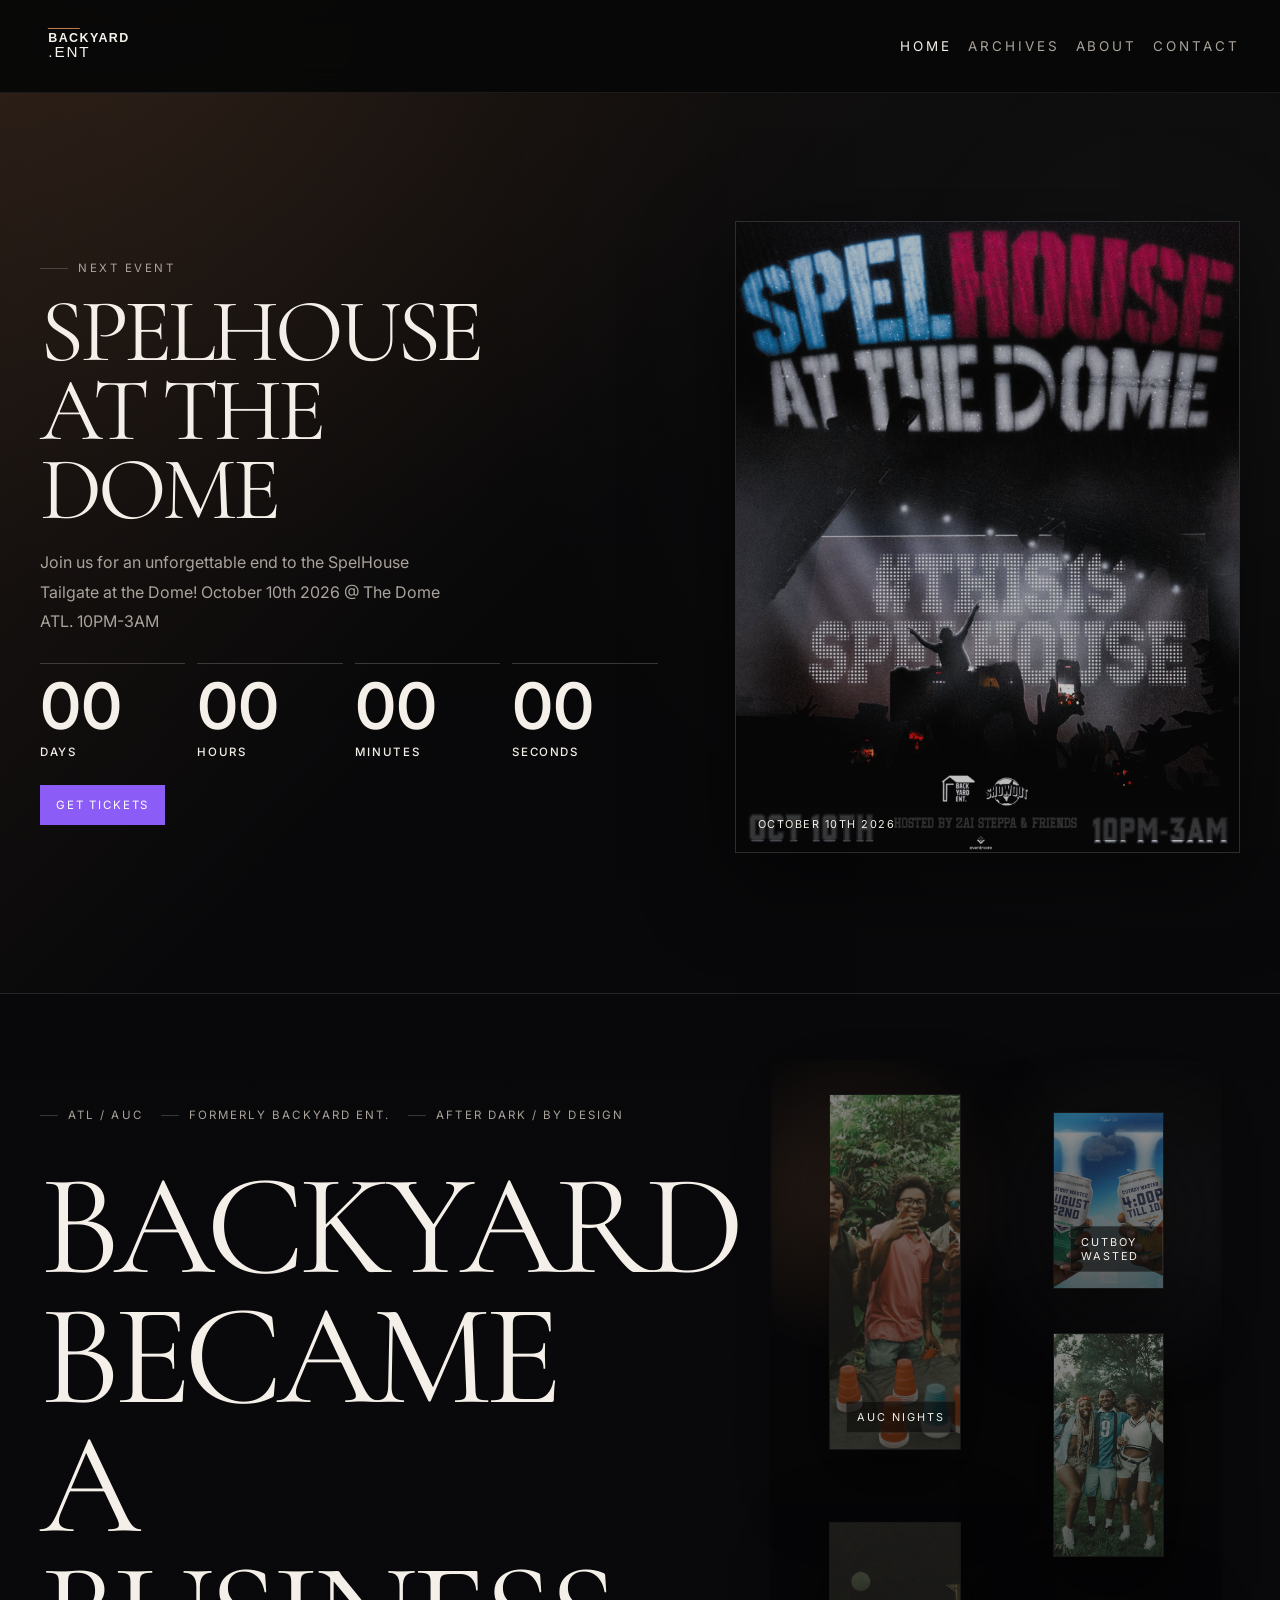
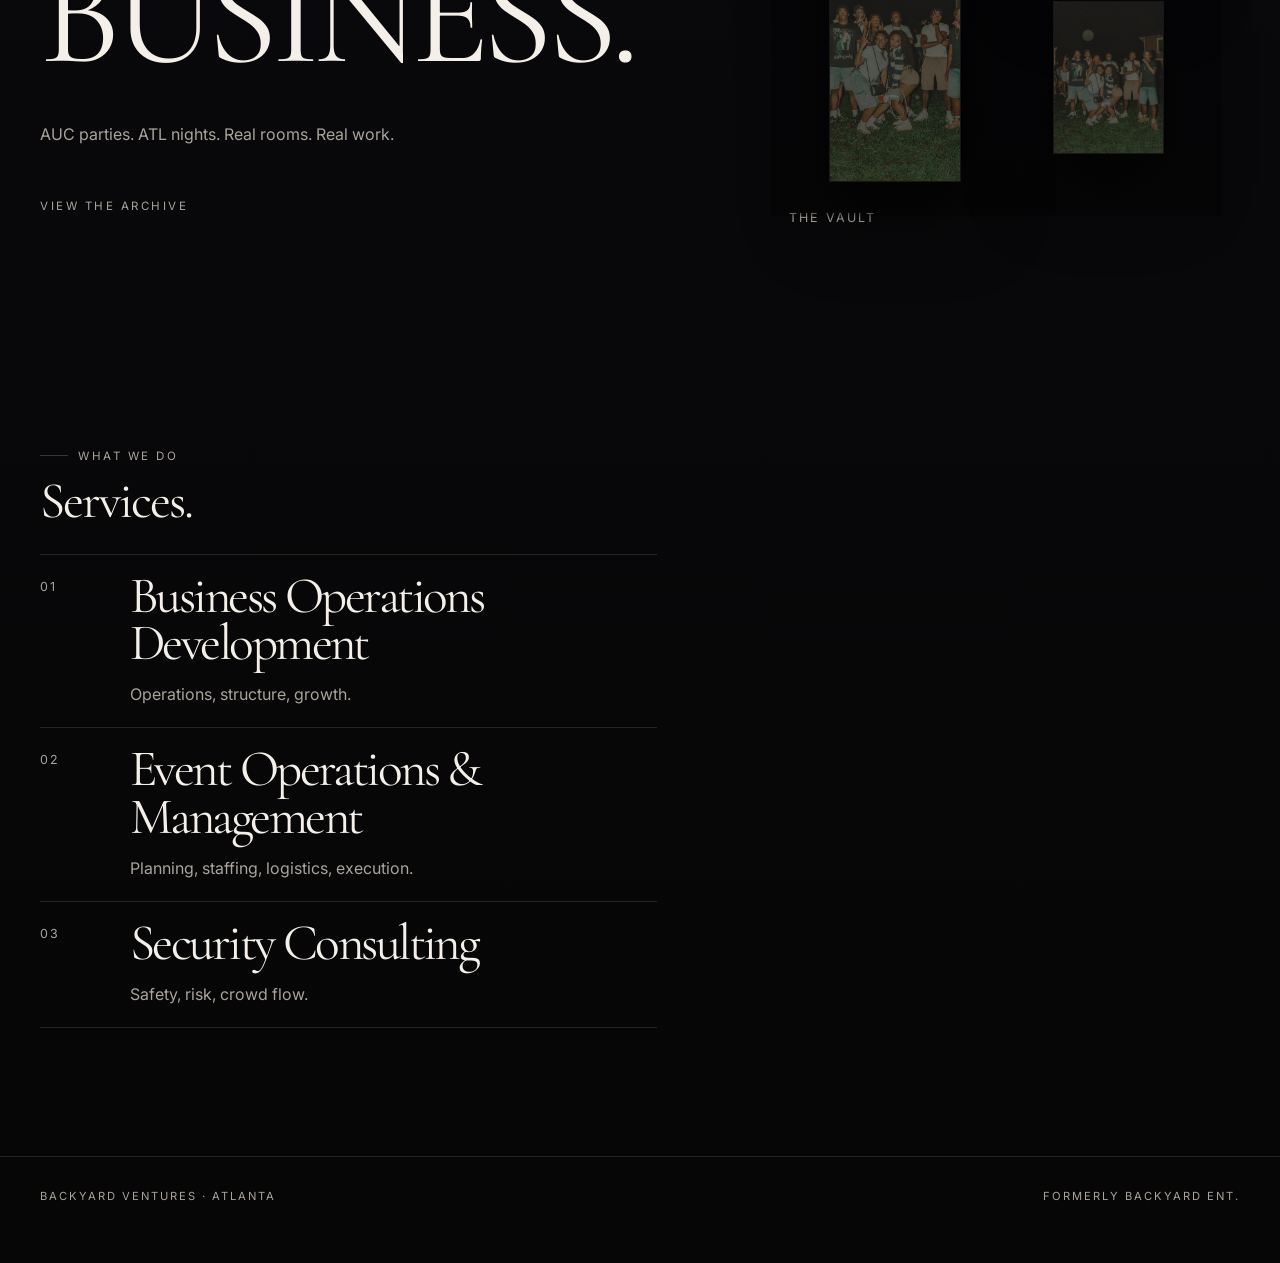
<file: index.html>
<!DOCTYPE html>
<html lang="en">
<head>
  <meta charset="UTF-8" />
  <meta name="viewport" content="width=device-width, initial-scale=1.0" />
  <title>Backyard Ventures</title>
  <meta name="description" content="Backyard Ventures is an Atlanta event archive and consulting company built from Backyard Ent. in the Atlanta University Center." />
  <link rel="preconnect" href="https://fonts.googleapis.com" />
  <link rel="preconnect" href="https://fonts.gstatic.com" crossorigin />
  <link href="https://fonts.googleapis.com/css2?family=Inter:wght@300;400;500;600&family=Cormorant+Garamond:wght@400;500;600;700&display=swap" rel="stylesheet" />
  <link rel="stylesheet" href="styles.css" />
</head>
<body>
  <a class="skip-link" href="#main">Skip to content</a>

  <header class="site-header">
    <div class="container navbar">
      <a class="brand" href="archive.html" aria-label="Backyard.Ent archive">
        <img class="brand-mark" src="assets/backyard-ventures-wordmark.svg" alt="Backyard.Ent logo" />
      </a>
      <nav class="nav-links" aria-label="Primary navigation">
        <a href="index.html">Home</a>
        <a href="archive.html">Archives</a>
        <a href="about.html">About</a>
        <a href="contact.html">Contact</a>
      </nav>
    </div>
  </header>

  <main id="main">
    <section class="event-countdown section" data-event-date="2026-10-10T22:00:00-04:00" data-reveal>
      <div class="container event-countdown-grid">
        <div class="event-countdown-copy">
          <span class="section-label">Next event</span>
          <h2>SPELHOUSE AT THE DOME</h2>
          <p>Join us for an unforgettable end to the SpelHouse Tailgate at the Dome! October 10th 2026 @ The Dome ATL. 10PM-3AM</p>

          <div class="countdown" aria-label="Countdown to the next event">
            <div class="countdown-unit"><strong data-countdown-days>00</strong><span>Days</span></div>
            <div class="countdown-unit"><strong data-countdown-hours>00</strong><span>Hours</span></div>
            <div class="countdown-unit"><strong data-countdown-minutes>00</strong><span>Minutes</span></div>
            <div class="countdown-unit"><strong data-countdown-seconds>00</strong><span>Seconds</span></div>
          </div>

          <a class="button button--solid" href="https://events.eventnoire.com/e/spelhouse-at-the-dome/tickets" target="_blank" rel="noreferrer">Get tickets</a>
        </div>

        <div class="event-flyer-wrap">
          <figure class="event-flyer">
            <img data-flyer-preview src="/assets/domeflyer.png" alt="SpelHouse at the Dome flyer" />
            <figcaption>October 10th 2026</figcaption>
          </figure>
          <label class="flyer-upload">
            <input type="file" accept="image/*" data-flyer-input />
          </label>
        </div>
      </div>
    </section>

    <hr class="section-rule" />

    <section class="hero section-tight" data-reveal>
      <div class="container hero-grid">
        <div class="hero-copy">
          <div class="hero-meta">
            <span>ATL / AUC</span>
            <span>Formerly Backyard Ent.</span>
            <span>After dark / by design</span>
          </div>

          <h1 class="display-title">
            BACKYARD<br />
            BECAME<br />
            A BUSINESS.
          </h1>

          <p class="hero-note">
            AUC parties. ATL nights. Real rooms. Real work.
          </p>

          <div class="hero-actions">
            <a class="text-link" href="archive.html">View the archive</a>
          </div>
        </div>

        <div class="hero-media">
          <div class="collage-wall" aria-label="Backyard Ventures collage of Atlanta event media">
            <div class="collage-column stack-2">
              <figure class="collage-tile collage-offset-bottom">
                <img src="assets/IMG_1686.jpeg" alt="Atlanta event collage image one" loading="eager" />
                <span class="collage-label">AUC NIGHTS</span>
              </figure>
              <figure class="collage-tile">
                <img src="assets/IMG_1691.jpeg" alt="Atlanta event collage image two" loading="lazy" />
              </figure>
            </div>
            <div class="collage-column stack-3">
              <figure class="collage-tile collage-offset-top">
                <img src="assets/cutsboys.PNG" alt="CutBoy Wasted flyer collage image" loading="lazy" />
                <span class="collage-label">CUTBOY WASTED</span>
              </figure>
              <figure class="collage-tile">
                <img src="assets/IMG_1695.jpeg" alt="Atlanta event collage image three" loading="lazy" />
              </figure>
              <figure class="collage-tile collage-offset-bottom">
                <img src="assets/IMG_1698.jpeg" alt="Atlanta event collage image four" loading="lazy" />
              </figure>
            </div>
          </div>
          <div class="media-caption">
            <span>The Vault</span>
          </div>
        </div>
      </div>
    </section>

    <section class="section" id="services" data-reveal>
      <div class="container service-layout">
        <div>
          <div class="section-heading">
            <span class="section-label">What we do</span>
            <h2>Services.</h2>
          </div>

          <div class="service-list">
            <article class="service-item" tabindex="0">
              <div class="service-index">01</div>
              <div><h3>Business Operations Development</h3><p>Operations, structure, growth.</p></div>
            </article>
            <article class="service-item" tabindex="0">
              <div class="service-index">02</div>
              <div><h3>Event Operations &amp; Management</h3><p>Planning, staffing, logistics, execution.</p></div>
            </article>
            <article class="service-item" tabindex="0">
              <div class="service-index">03</div>
              <div><h3>Security Consulting</h3><p>Safety, risk, crowd flow.</p></div>
            </article>
          </div>
        </div>
      </div>
    </section>
  </main>

  <footer class="footer">
    <div class="container footer-inner">
      <div>Backyard Ventures · Atlanta</div>
      <div>Formerly Backyard Ent.</div>
    </div>
  </footer>

  <script src="script.js"></script>
</body>
</html>
</file>
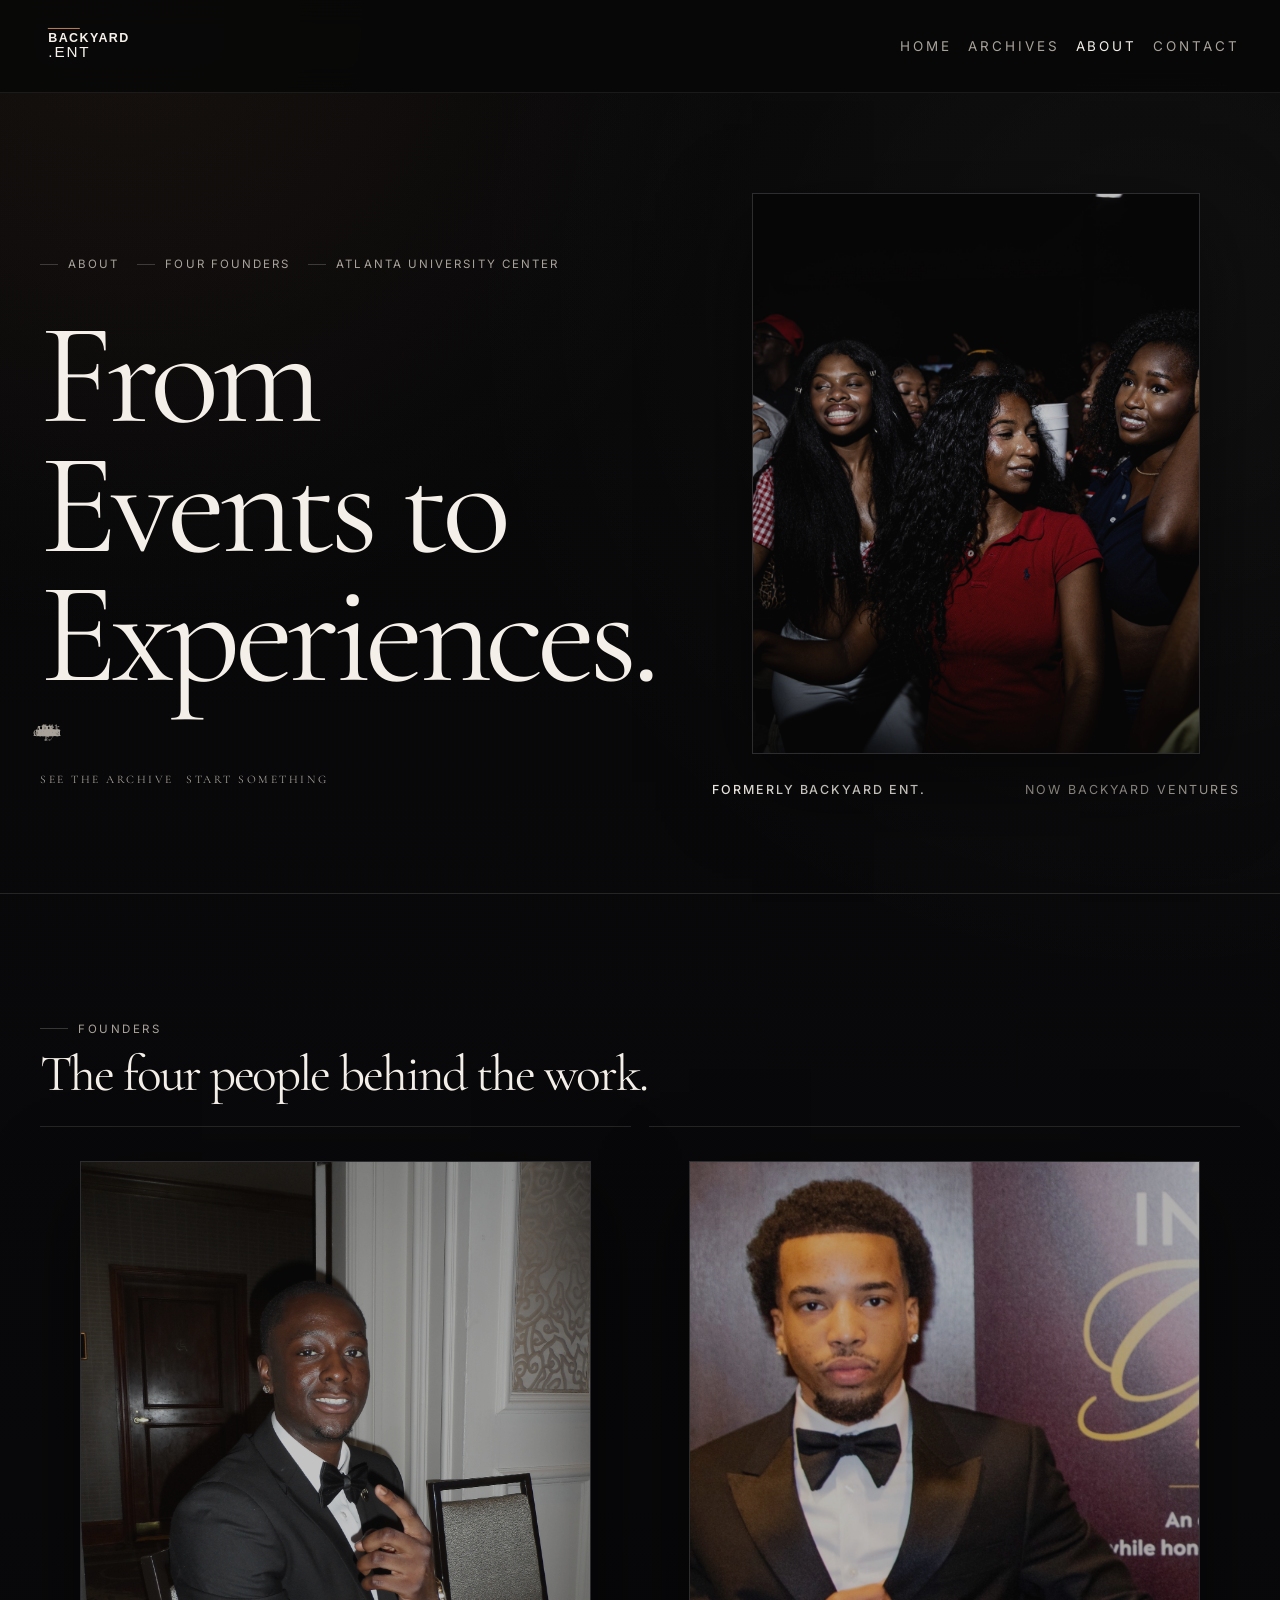
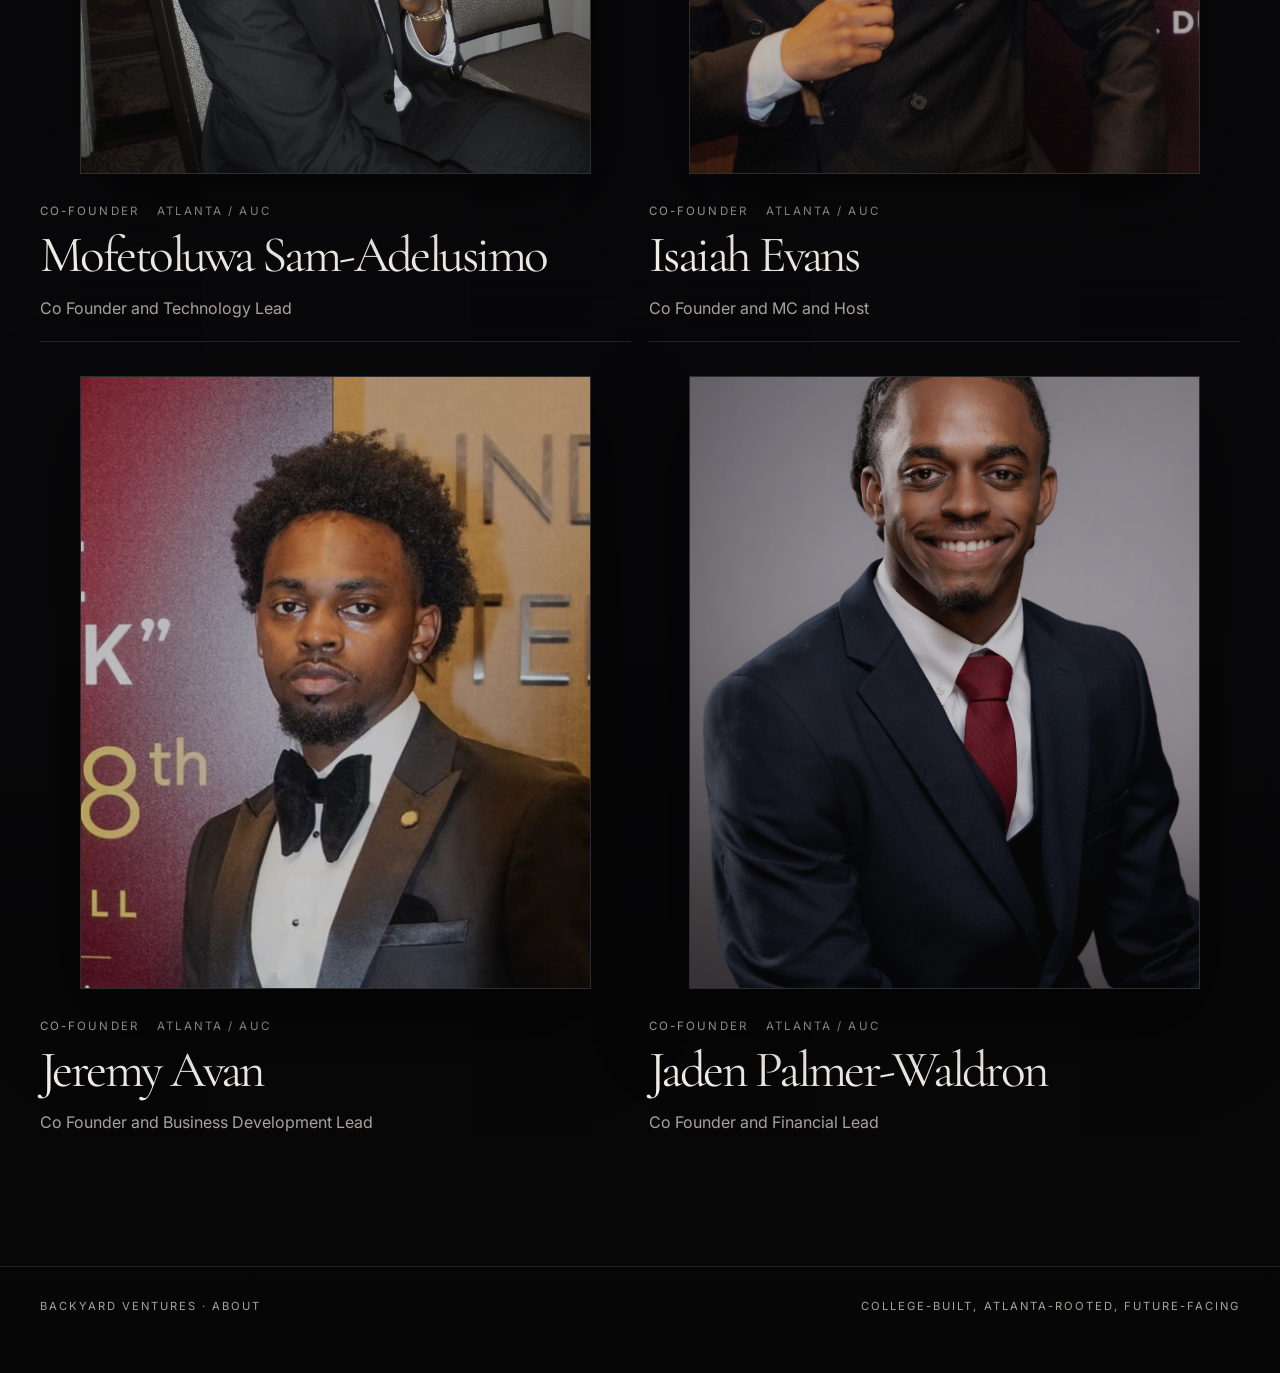
<file: about.html>
<!DOCTYPE html>
<html lang="en">
<head>
  <meta charset="UTF-8" />
  <meta name="viewport" content="width=device-width, initial-scale=1.0" />
  <title>About | Backyard Ventures</title>
  <meta name="description" content="Meet the four founders behind Backyard Ventures and the story of Backyard Ent. in the Atlanta University Center." />
  <link rel="preconnect" href="https://fonts.googleapis.com" />
  <link rel="preconnect" href="https://fonts.gstatic.com" crossorigin />
  <link href="https://fonts.googleapis.com/css2?family=Inter:wght@300;400;500;600&family=Cormorant+Garamond:wght@400;500;600;700&display=swap" rel="stylesheet" />
  <link rel="stylesheet" href="styles.css" />
</head>
<body>
  <a class="skip-link" href="#about-main">Skip to content</a>

  <header class="site-header">
    <div class="container navbar">
      <a class="brand" href="archive.html" aria-label="Backyard.Ent archive">
        <img class="brand-mark" src="assets/backyard-ventures-wordmark.svg" alt="Backyard.Ent logo" />
      </a>
      <nav class="nav-links" aria-label="Primary navigation">
        <a href="index.html">Home</a>
        <a href="archive.html">Archives</a>
        <a href="about.html">About</a>
        <a href="contact.html">Contact</a>
      </nav>
    </div>
  </header>

  <main id="about-main">
    <section class="hero section-tight" data-reveal>
      <div class="container hero-grid">
        <div class="hero-copy">
          <div class="hero-meta">
            <span>About</span>
            <span>Four founders</span>
            <span>Atlanta University Center</span>
          </div>
          <h1 class="display-title">
            From Events to Experiences.<br />
          <p class="hero-note">Backyard Ent. started as our AUC event name. Backyard Ventures is the next chapter.</p>
          <div class="hero-actions">
            <a class="text-link" href="archive.html">See the archive</a>
            <a class="text-link" href="contact.html">Start something</a>
          </div>
        </div>

        <div class="hero-media">
          <figure class="media-frame media-frame--hero">
            <img src="assets/collage /5D5A1233.jpg" alt="Placeholder about image" loading="eager" />
          </figure>
          <div class="media-caption">
            <strong>FORMERLY BACKYARD ENT.</strong>
            <span>Now Backyard Ventures</span>
          </div>
        </div>
      </div>
    </section>

    <hr class="section-rule" />

    <section class="section" data-reveal>
      <div class="container">
        <div class="section-heading">
          <span class="section-label">Founders</span>
          <h2>The four people behind the work.</h2>
        </div>

        <div class="founders-grid">
          <article class="founder-card">
            <figure class="media-frame media-frame--portrait">
              <img src="assets/headshots/moheadshot.JPG" alt="Mofetoluwa Sam-Adelusimo headshot placeholder" loading="lazy" />
            </figure>
            <div class="founder-meta"><span>Co-Founder</span><span>Atlanta / AUC</span></div>
            <h3>Mofetoluwa Sam-Adelusimo</h3>
              <p class="founder-bio">Co Founder and Technology Lead</p>
          </article>

          <article class="founder-card">
            <figure class="media-frame media-frame--portrait">
              <img src="assets/headshots/zaiheadshot.png" alt="Isaiah Evans headshot placeholder" loading="lazy" />
            </figure>
            <div class="founder-meta"><span>Co-Founder</span><span>Atlanta / AUC</span></div>
            <h3>Isaiah Evans</h3>
              <p class="founder-bio">Co Founder and MC and Host</p>
          </article>

          <article class="founder-card">
            <figure class="media-frame media-frame--portrait">
              <img src="assets/headshots/jaypheadshot.png" alt="Jeremy Avan headshot placeholder" loading="lazy" />
            </figure>
            <div class="founder-meta"><span>Co-Founder</span><span>Atlanta / AUC</span></div>
            <h3>Jeremy Avan</h3>
              <p class="founder-bio">Co Founder and Business Development Lead</p>
          </article>

          <article class="founder-card">
            <figure class="media-frame media-frame--portrait">
              <img src="assets/headshots/jadenheadshot1.png" alt="Jaden Palmer-Waldron headshot placeholder" loading="lazy" />
            </figure>
            <div class="founder-meta"><span>Co-Founder</span><span>Atlanta / AUC</span></div>
            <h3>Jaden Palmer-Waldron</h3>
              <p class="founder-bio">Co Founder and Financial Lead</p>
          </article>
        </div>
      </div>
    </section>
  </main>

  <footer class="footer">
    <div class="container footer-inner">
      <div>Backyard Ventures · About</div>
      <div>College-built, Atlanta-rooted, future-facing</div>
    </div>
  </footer>

  <script src="script.js"></script>
</body>
</html>
</file>
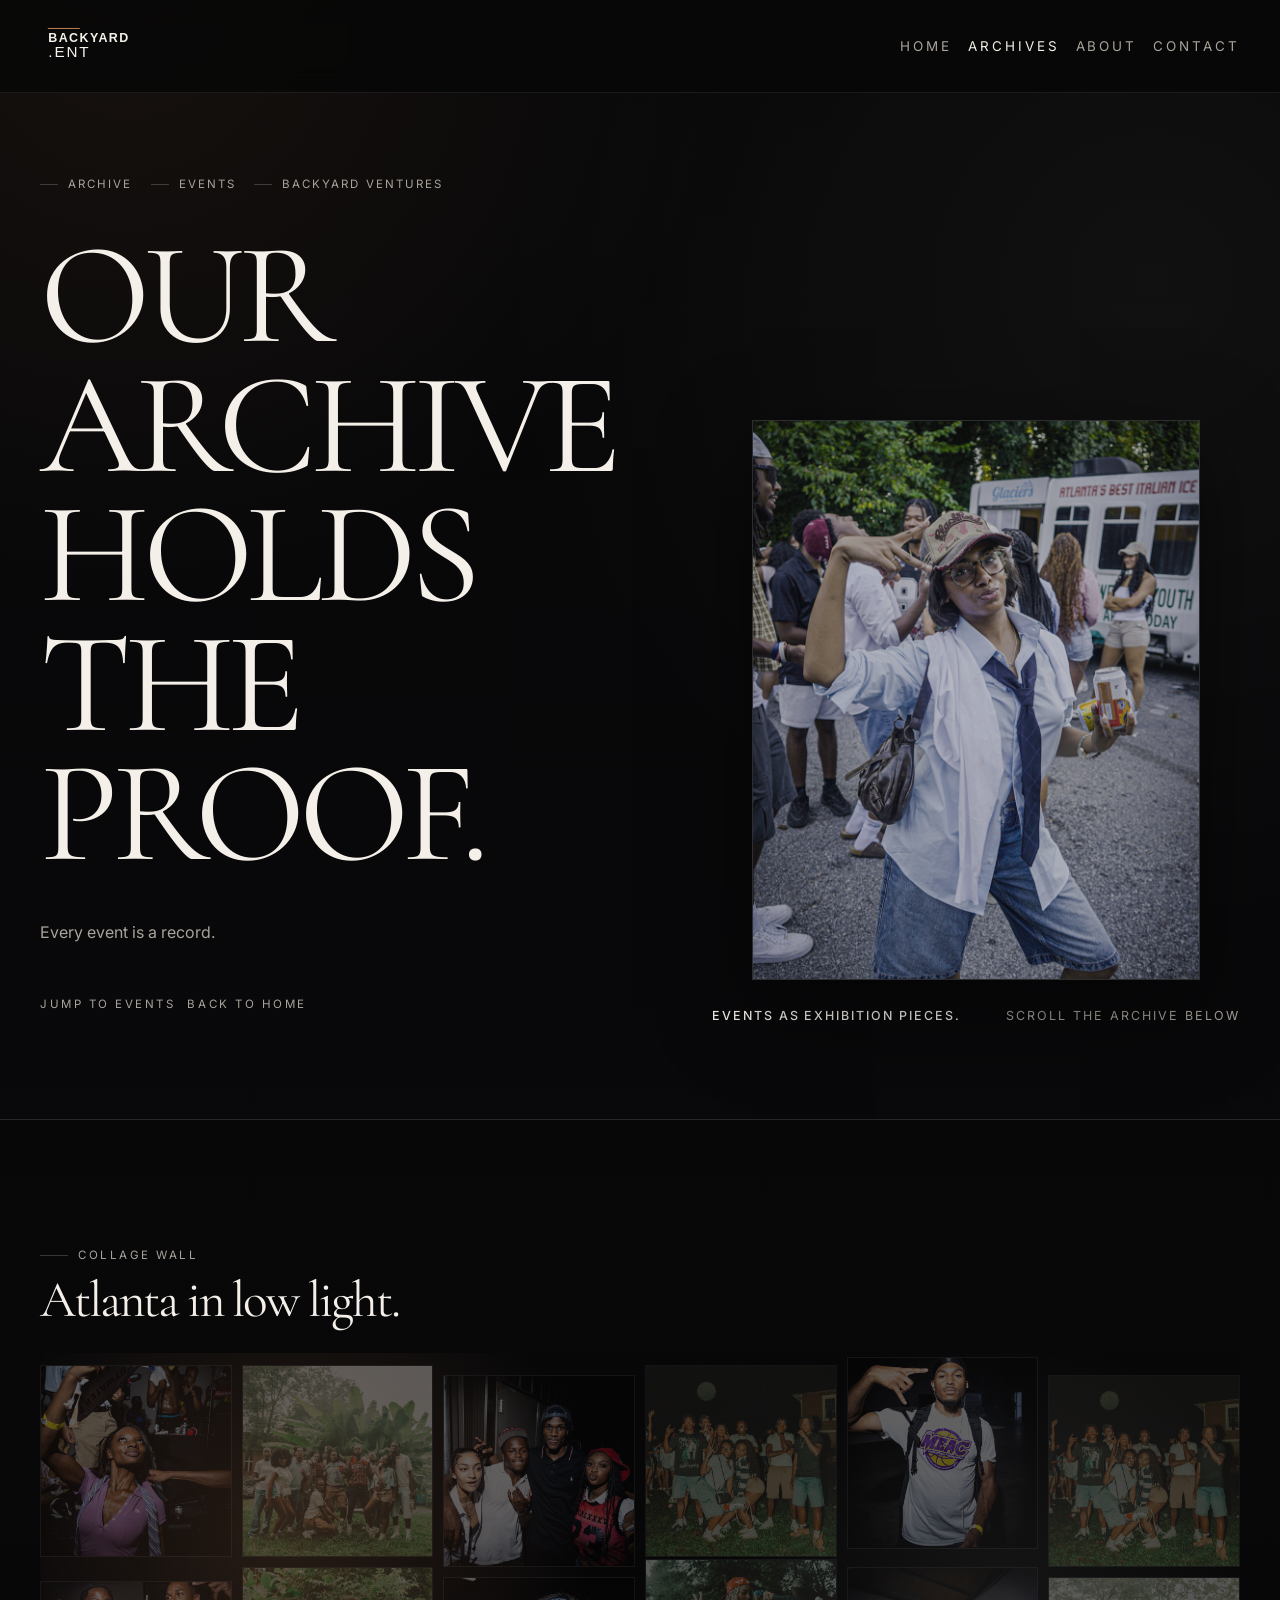
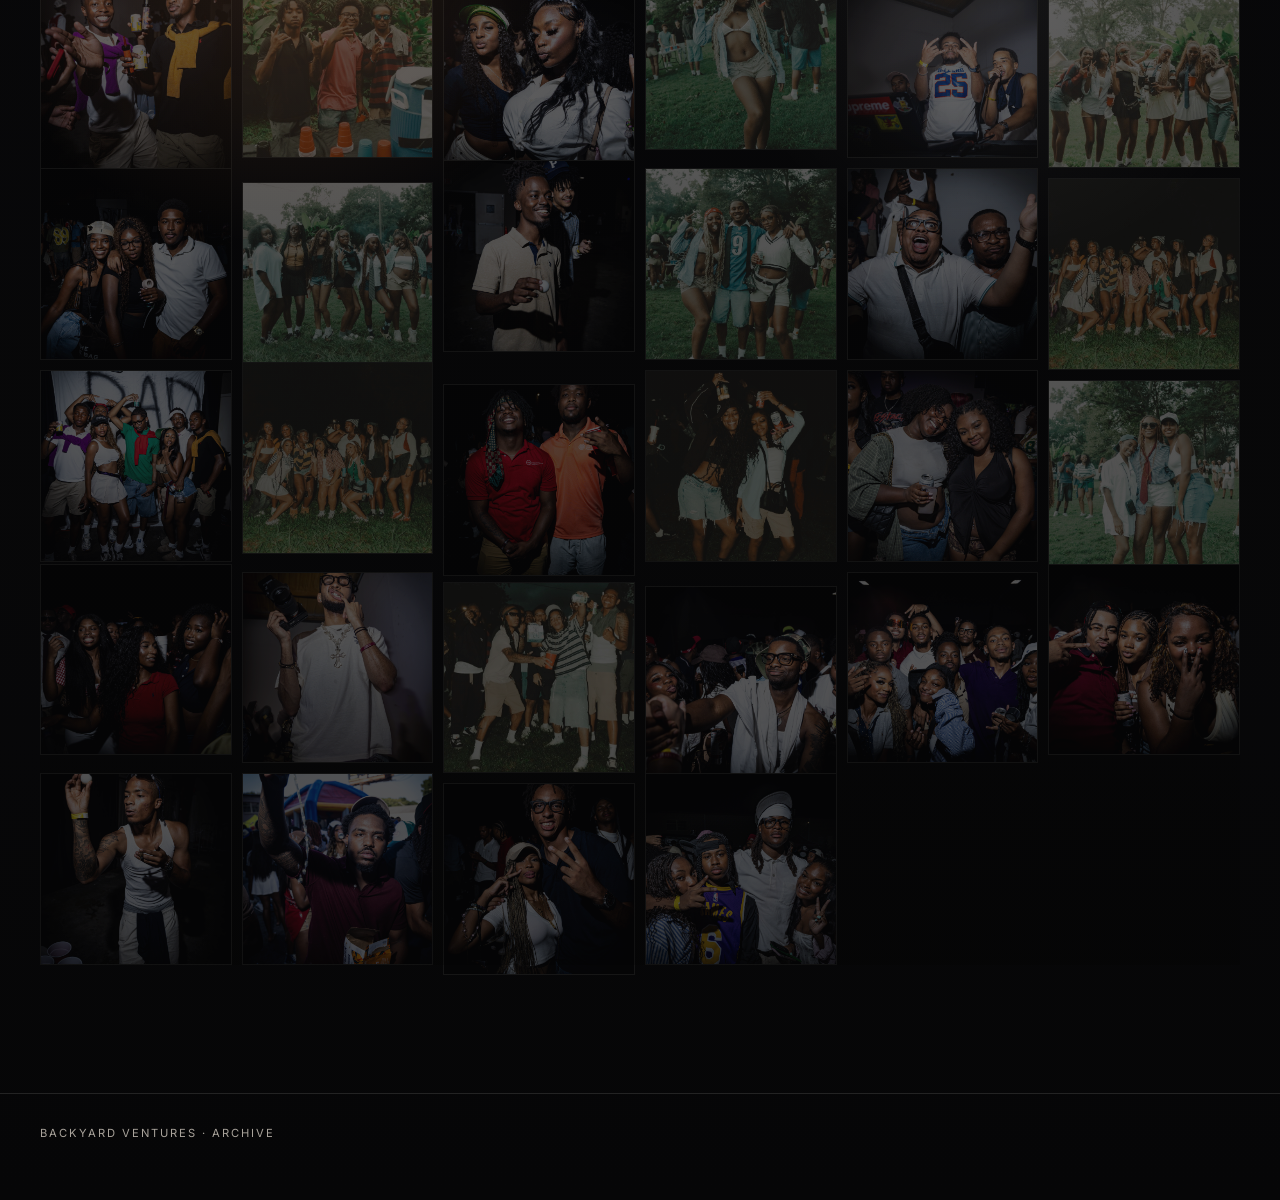
<file: archive.html>
<!DOCTYPE html>
<html lang="en">
<head>
  <meta charset="UTF-8" />
  <meta name="viewport" content="width=device-width, initial-scale=1.0" />
  <title>Work / Archive | Backyard Ent</title>
  <meta name="description" content="Backyard Ventures archive of selected Backyard Ent. experiences, case studies, media, and event history." />
  <link rel="preconnect" href="https://fonts.googleapis.com" />
  <link rel="preconnect" href="https://fonts.gstatic.com" crossorigin />
  <link href="https://fonts.googleapis.com/css2?family=Inter:wght@300;400;500;600&family=Cormorant+Garamond:wght@400;500;600;700&display=swap" rel="stylesheet" />
  <link rel="stylesheet" href="styles.css" />
</head>
<body>
  <a class="skip-link" href="#archive-main">Skip to content</a>

  <header class="site-header">
    <div class="container navbar">
      <a class="brand" href="archive.html" aria-label="Backyard.Ent archive">
        <img class="brand-mark" src="assets/backyard-ventures-wordmark.svg" alt="Backyard.Ent logo" />
      </a>
      <nav class="nav-links" aria-label="Primary navigation">
        <a href="index.html">Home</a>
        <a href="archive.html">Archives</a>
        <a href="about.html">About</a>
        <a href="contact.html">Contact</a>
      </nav>
    </div>
  </header>

  <main id="archive-main">
    <section class="hero section-tight" data-reveal>
      <div class="container hero-grid">
        <div class="hero-copy">
          <div class="hero-meta">
            <span>Archive</span>
            <span>Events</span>
            <span>Backyard Ventures</span>
          </div>
          <h1 class="display-title">
            OUR ARCHIVE<br />
            HOLDS THE<br />
            PROOF.
          </h1>
          <p class="hero-note">Every event is a record.</p>
          <div class="hero-actions">
            <a class="text-link" href="#ent-001">Jump to Events</a>
            <a class="text-link" href="index.html">Back to home</a>
          </div>
        </div>

        <div class="hero-media">
          <figure class="media-frame media-frame--hero">
            <img src="assets/collage /Screenshot 2026-09-03 at 1.37.19 PM.png" alt="Backyard Ventures archive cover image" loading="eager" />
          </figure>
          <div class="media-caption">
            <strong>EVENTS AS EXHIBITION PIECES.</strong>
            <span>Scroll the archive below</span>
          </div>
        </div>
      </div>
    </section>

    <hr class="section-rule" />

    <section class="section collage-section" data-reveal>
      <div class="container">
        <div class="section-heading collage-heading">
          <span class="section-label">Collage wall</span>
          <h2>Atlanta in low light.</h2>
        </div>

        <div class="collage-wall-grid" aria-hidden="true">
          <figure class="collage-photo"><img src="assets/collage%20/5D5A1249.jpg" alt="" loading="lazy" /></figure>
          <figure class="collage-photo"><img src="assets/collage%20/IMG_1688.jpeg" alt="" loading="lazy" /></figure>
          <figure class="collage-photo"><img src="assets/collage%20/5D5A1417.jpg" alt="" loading="lazy" /></figure>
          <figure class="collage-photo"><img src="assets/collage%20/IMG_1691.jpeg" alt="" loading="lazy" /></figure>
          <figure class="collage-photo"><img src="assets/collage%20/5D5A0851.jpg" alt="" loading="lazy" /></figure>
          <figure class="collage-photo"><img src="assets/collage%20/IMG_1698.jpeg" alt="" loading="lazy" /></figure>
          <figure class="collage-photo"><img src="assets/collage%20/5D5A0907.jpg" alt="" loading="lazy" /></figure>
          <figure class="collage-photo"><img src="assets/collage%20/IMG_1686.jpeg" alt="" loading="lazy" /></figure>
          <figure class="collage-photo"><img src="assets/collage%20/5D5A1290.jpg" alt="" loading="lazy" /></figure>
          <figure class="collage-photo"><img src="assets/collage%20/IMG_1694.jpeg" alt="" loading="lazy" /></figure>
          <figure class="collage-photo"><img src="assets/collage%20/5D5A1339.jpg" alt="" loading="lazy" /></figure>
          <figure class="collage-photo"><img src="assets/collage%20/IMG_1687.jpeg" alt="" loading="lazy" /></figure>
          <figure class="collage-photo"><img src="assets/collage%20/5D5A1033.jpg" alt="" loading="lazy" /></figure>
          <figure class="collage-photo"><img src="assets/collage%20/IMG_1692.jpeg" alt="" loading="lazy" /></figure>
          <figure class="collage-photo"><img src="assets/collage%20/5D5A0869.jpg" alt="" loading="lazy" /></figure>
          <figure class="collage-photo"><img src="assets/collage%20/IMG_1695.jpeg" alt="" loading="lazy" /></figure>
          <figure class="collage-photo"><img src="assets/collage%20/5D5A1256.jpg" alt="" loading="lazy" /></figure>
          <figure class="collage-photo"><img src="assets/collage%20/IMG_1690.jpeg" alt="" loading="lazy" /></figure>
          <figure class="collage-photo"><img src="assets/collage%20/5D5A0900.jpg" alt="" loading="lazy" /></figure>
          <figure class="collage-photo"><img src="assets/collage%20/IMG_1697.jpeg" alt="" loading="lazy" /></figure>
          <figure class="collage-photo"><img src="assets/collage%20/5D5A1452.jpg" alt="" loading="lazy" /></figure>
          <figure class="collage-photo"><img src="assets/collage%20/IMG_1696.jpeg" alt="" loading="lazy" /></figure>
          <figure class="collage-photo"><img src="assets/collage%20/5D5A1166.jpg" alt="" loading="lazy" /></figure>
          <figure class="collage-photo"><img src="assets/collage%20/IMG_1693.jpeg" alt="" loading="lazy" /></figure>
          <figure class="collage-photo"><img src="assets/collage%20/5D5A1233.jpg" alt="" loading="lazy" /></figure>
          <figure class="collage-photo"><img src="assets/collage%20/5D5A1344.jpg" alt="" loading="lazy" /></figure>
          <figure class="collage-photo"><img src="assets/collage%20/IMG_1689.jpeg" alt="" loading="lazy" /></figure>
          <figure class="collage-photo"><img src="assets/collage%20/5D5A1276.jpg" alt="" loading="lazy" /></figure>
          <figure class="collage-photo"><img src="assets/collage%20/5D5A1236.jpg" alt="" loading="lazy" /></figure>
          <figure class="collage-photo"><img src="assets/collage%20/5D5A1246.jpg" alt="" loading="lazy" /></figure>
          <figure class="collage-photo"><img src="assets/collage%20/5D5A0857.jpg" alt="" loading="lazy" /></figure>
          <figure class="collage-photo"><img src="assets/collage%20/5D5A0935.jpg" alt="" loading="lazy" /></figure>
          <figure class="collage-photo"><img src="assets/collage%20/5D5A1441.jpg" alt="" loading="lazy" /></figure>
          <figure class="collage-photo"><img src="assets/collage%20/5D5A1465.jpg" alt="" loading="lazy" /></figure>
        </div>
      </div>
    </section>


  <footer class="footer">
    <div class="container footer-inner">
      <div>Backyard Ventures · Archive</div>
    </div>
  </footer>

  <script src="script.js"></script>
</body>
</html>
</file>
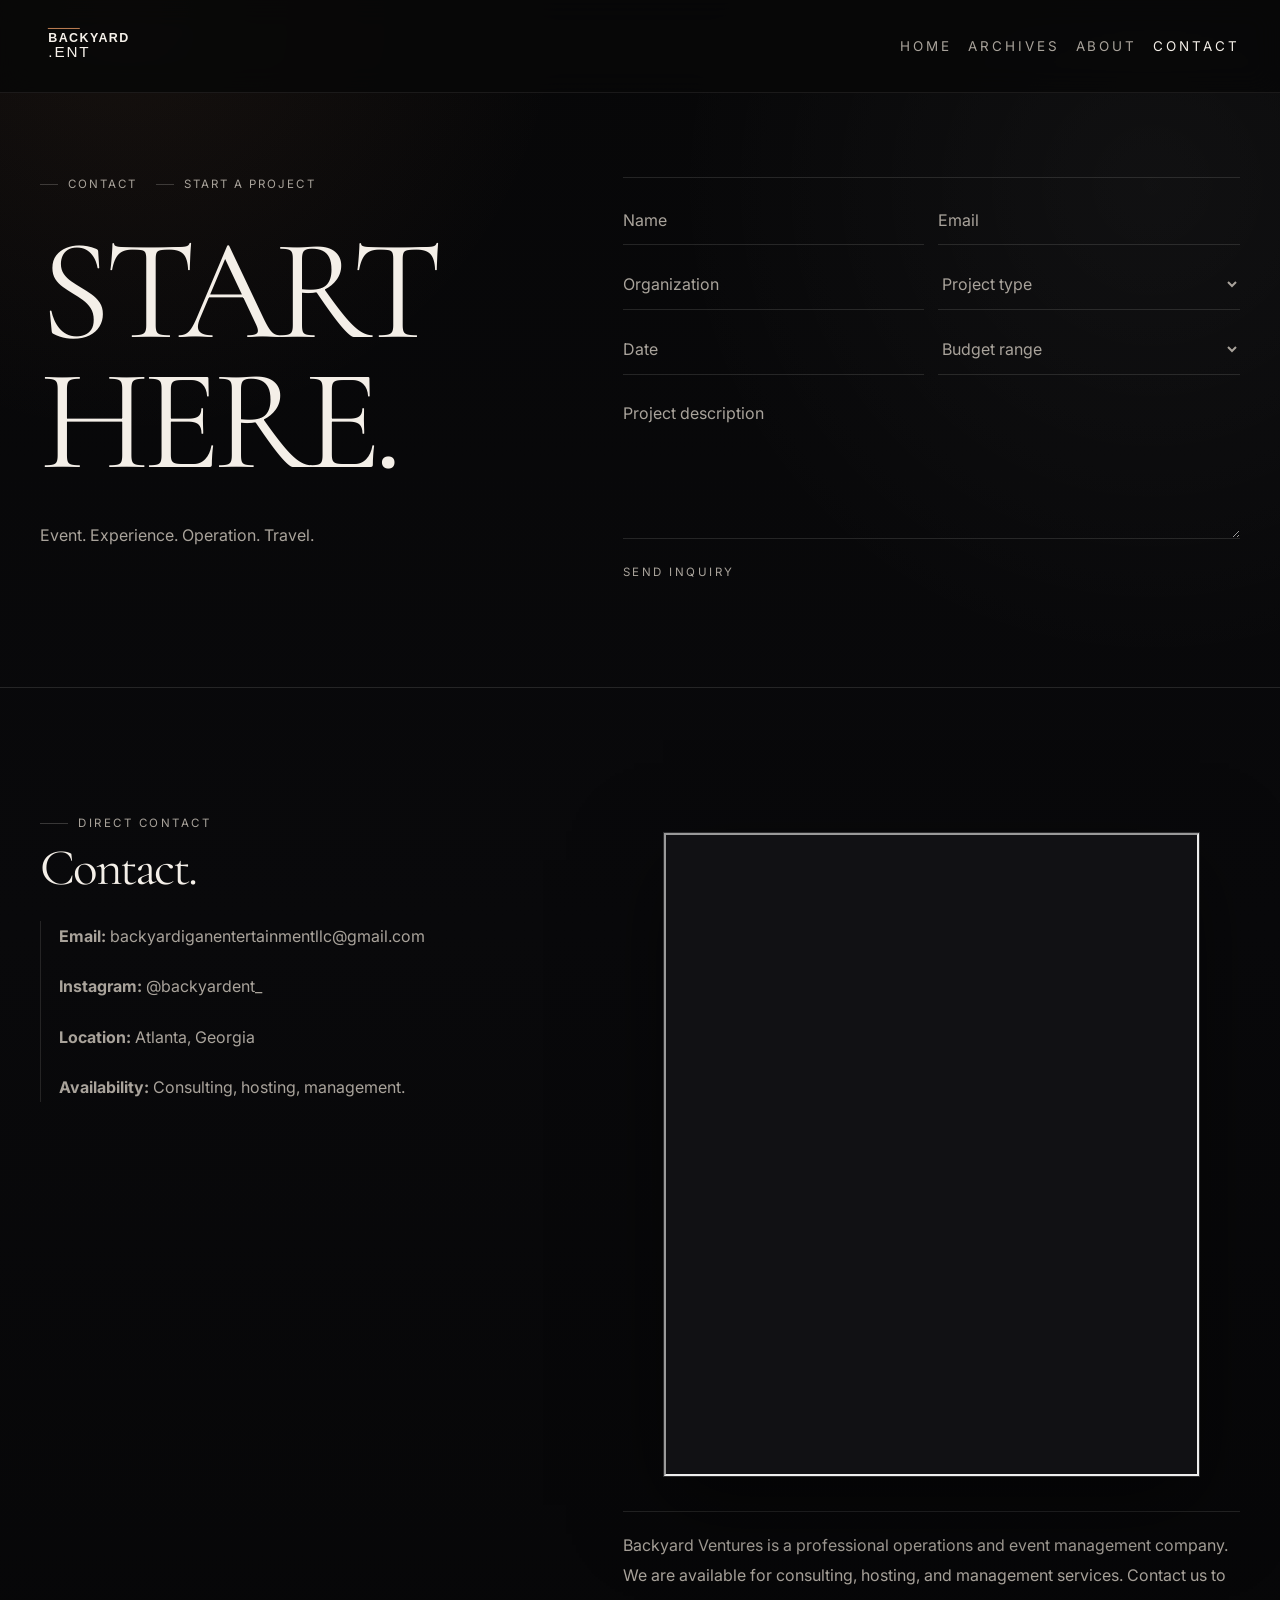
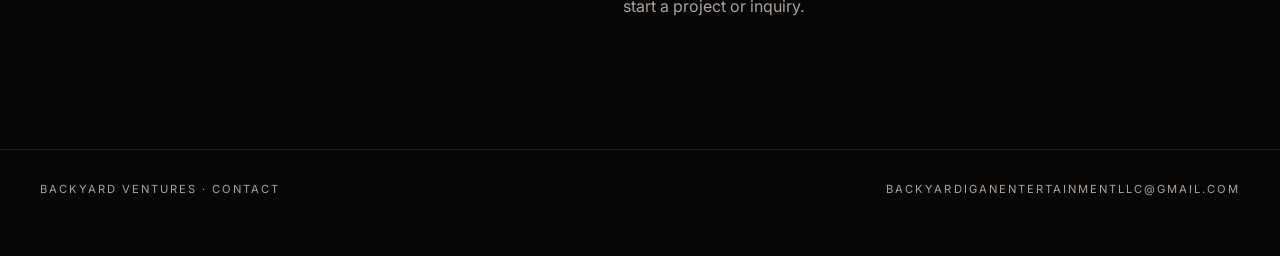
<file: contact.html>
<!DOCTYPE html>
<html lang="en">
<head>
  <meta charset="UTF-8" />
  <meta name="viewport" content="width=device-width, initial-scale=1.0" />
  <title>Contact | Backyard Ventures</title>
  <meta name="description" content="Contact Backyard Ventures to start a project, event, experience, operation, or travel advisory inquiry." />
  <link rel="preconnect" href="https://fonts.googleapis.com" />
  <link rel="preconnect" href="https://fonts.gstatic.com" crossorigin />
  <link href="https://fonts.googleapis.com/css2?family=Inter:wght@300;400;500;600&family=Cormorant+Garamond:wght@400;500;600;700&display=swap" rel="stylesheet" />
  <link rel="stylesheet" href="styles.css" />
</head>
<body>
  <a class="skip-link" href="#contact-main">Skip to content</a>

  <header class="site-header">
    <div class="container navbar">
      <a class="brand" href="archive.html" aria-label="Backyard.Ent archive">
        <img class="brand-mark" src="assets/backyard-ventures-wordmark.svg" alt="Backyard.Ent logo" />
      </a>
      <nav class="nav-links" aria-label="Primary navigation">
        <a href="index.html">Home</a>
        <a href="archive.html">Archives</a>
        <a href="about.html">About</a>
        <a href="contact.html">Contact</a>
      </nav>
    </div>
  </header>

  <main id="contact-main">
    <section class="hero section-tight" data-reveal>
      <div class="container contact-layout">
        <div class="contact-brief">
          <div class="hero-meta">
            <span>Contact</span>
            <span>Start a project</span>
          </div>
          <h1 class="display-title">
            START<br />
            HERE.
          </h1>
          <p class="hero-note">
            Event. Experience. Operation. Travel.
          </p>
        </div>

        <div>
          <form class="contact-form" action="https://formspree.io/f/mbglbzgw" method="post">
            <input type="hidden" name="_subject" value="New Backyard Ent. inquiry" />
            <div class="field-row">
              <input class="field" type="text" name="name" placeholder="Name" aria-label="Name" required />
              <input class="field" type="email" name="email" placeholder="Email" aria-label="Email" required />
            </div>

            <div class="field-row">
              <input class="field" type="text" name="organization" placeholder="Organization" aria-label="Organization" />
              <select name="project-type" aria-label="Project type" required>
                <option value="" selected disabled>Project type</option>
                <option>Event consultation</option>
                <option>Event hosting</option>
                <option>Event management</option>
                <option>Security consulting</option>
                <option>Travel advising</option>
                <option>Excursion / experience</option>
              </select>
            </div>

            <div class="field-row">
              <input class="field" type="text" name="date" placeholder="Date" aria-label="Date" />
              <select name="budget" aria-label="Budget range">
                <option>Budget range</option>
                <option>Under $1,000</option>
                <option>$1,000 – $5,000</option>
                <option>$5,000 – $10,000</option>
                <option>$10,000+</option>
                <option>To be discussed</option>
              </select>
            </div>

            <textarea name="description" placeholder="Project description" aria-label="Project description" required></textarea>
            <button class="text-link" type="submit">Send inquiry</button>
          </form>
        </div>
      </div>
    </section>

    <hr class="section-rule" />

    <section class="section" data-reveal>
      <div class="container contact-layout">
        <div>
          <div class="section-heading">
            <span class="section-label">Direct contact</span>
            <h2>Contact.</h2>
          </div>
          <div class="contact-side">
            <p><strong>Email:</strong> <a href="mailto:backyardiganentertainmentllc@gmail.com">backyardiganentertainmentllc@gmail.com</a></p>
            <p><strong>Instagram:</strong> <a href="https://www.instagram.com/backyardent_/?hl=en" target="_blank" rel="noreferrer">@backyardent_</a></p>
            <p><strong>Location:</strong> Atlanta, Georgia</p>
            <p><strong>Availability:</strong> Consulting, hosting, management.</p>
          </div>
        </div>

        <aside class="service-aside">
          <figure class="media-frame media-frame--portrait">
            <iframe
              src="https://www.instagram.com/p/DcuXkXwgntT/embed/"
              title="Backyard Ent. Instagram video"
              allow="autoplay; clipboard-write; encrypted-media; picture-in-picture; web-share"
              allowfullscreen
              loading="lazy"></iframe>
          </figure>
          <div class="panel">
            <p>Backyard Ventures is a professional operations and event management company. We are available for consulting, hosting, and management services. Contact us to start a project or inquiry.</p>
          </div>
        </aside>
      </div>
    </section>
  </main>

  <footer class="footer">
    <div class="container footer-inner">
      <div>Backyard Ventures · Contact</div>
      <div>backyardiganentertainmentllc@gmail.com</div>
    </div>
  </footer>

  <script src="script.js"></script>
</body>
</html>
</file>
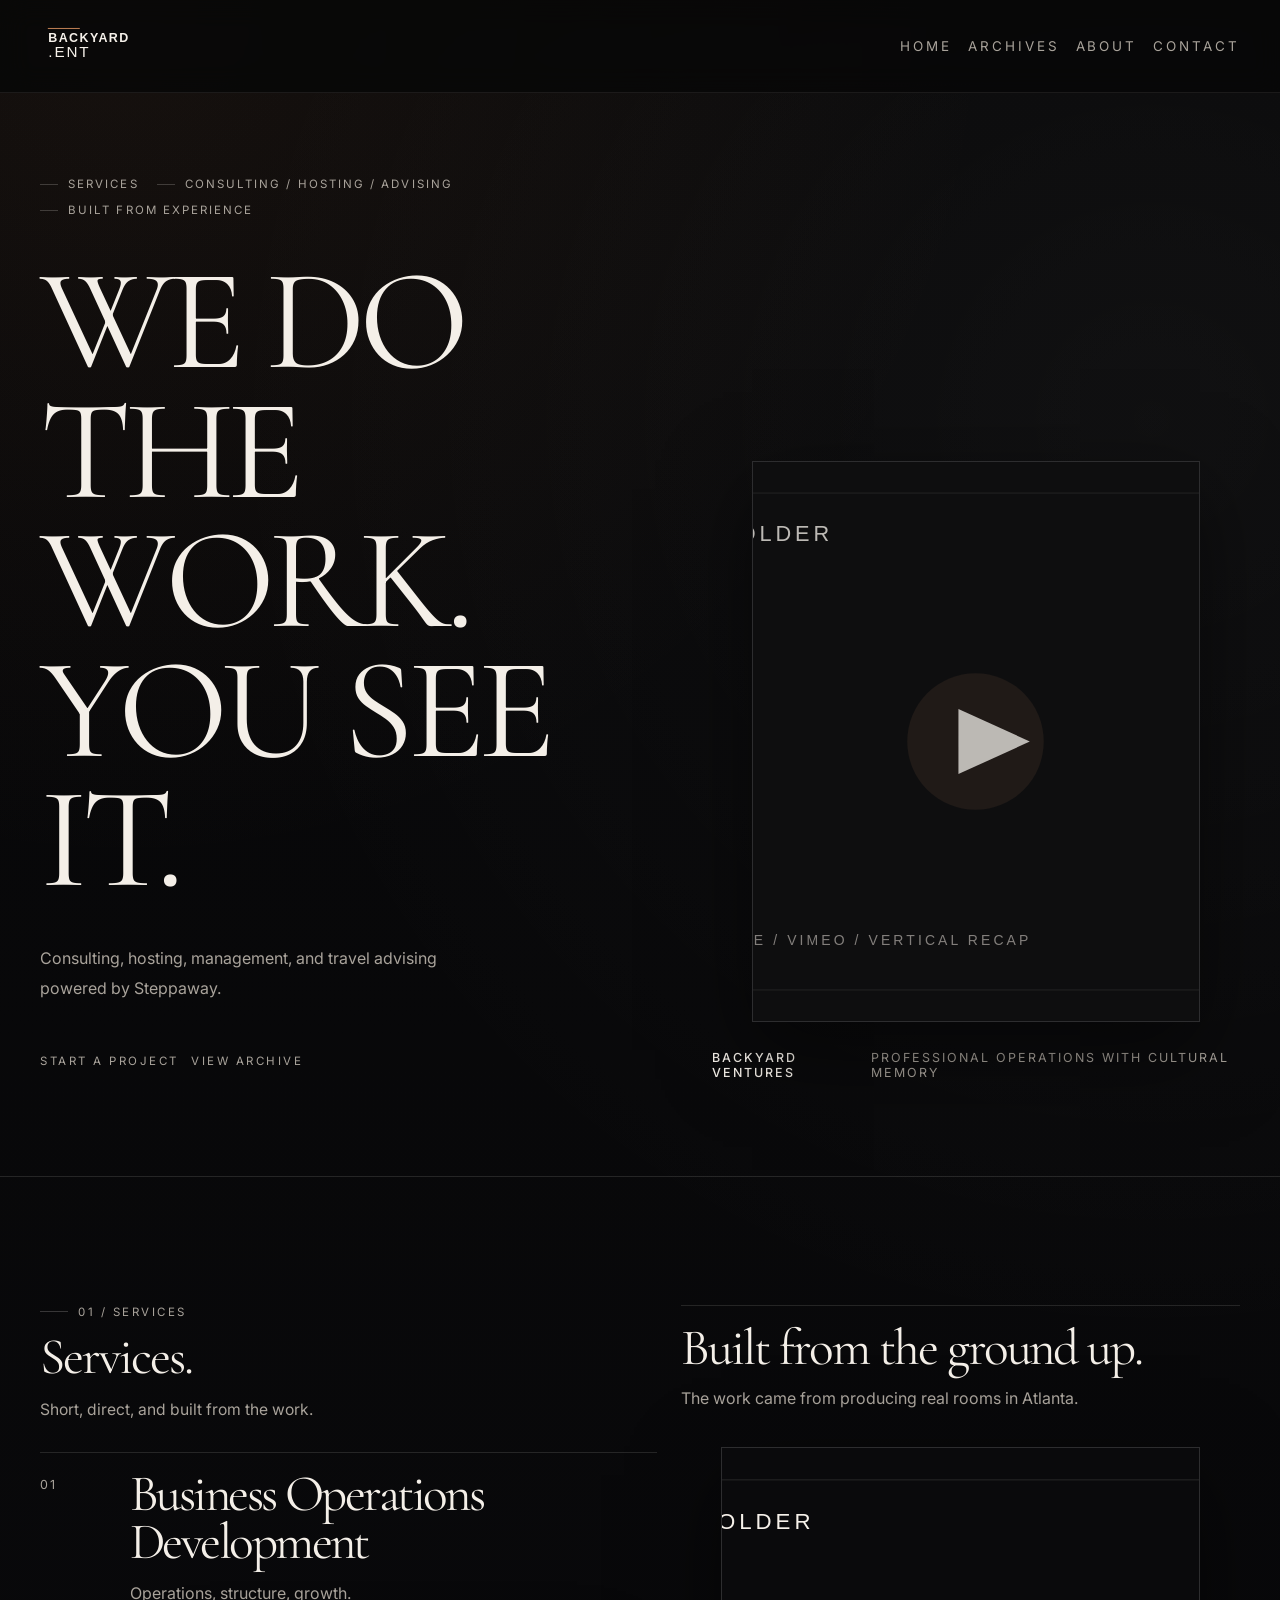
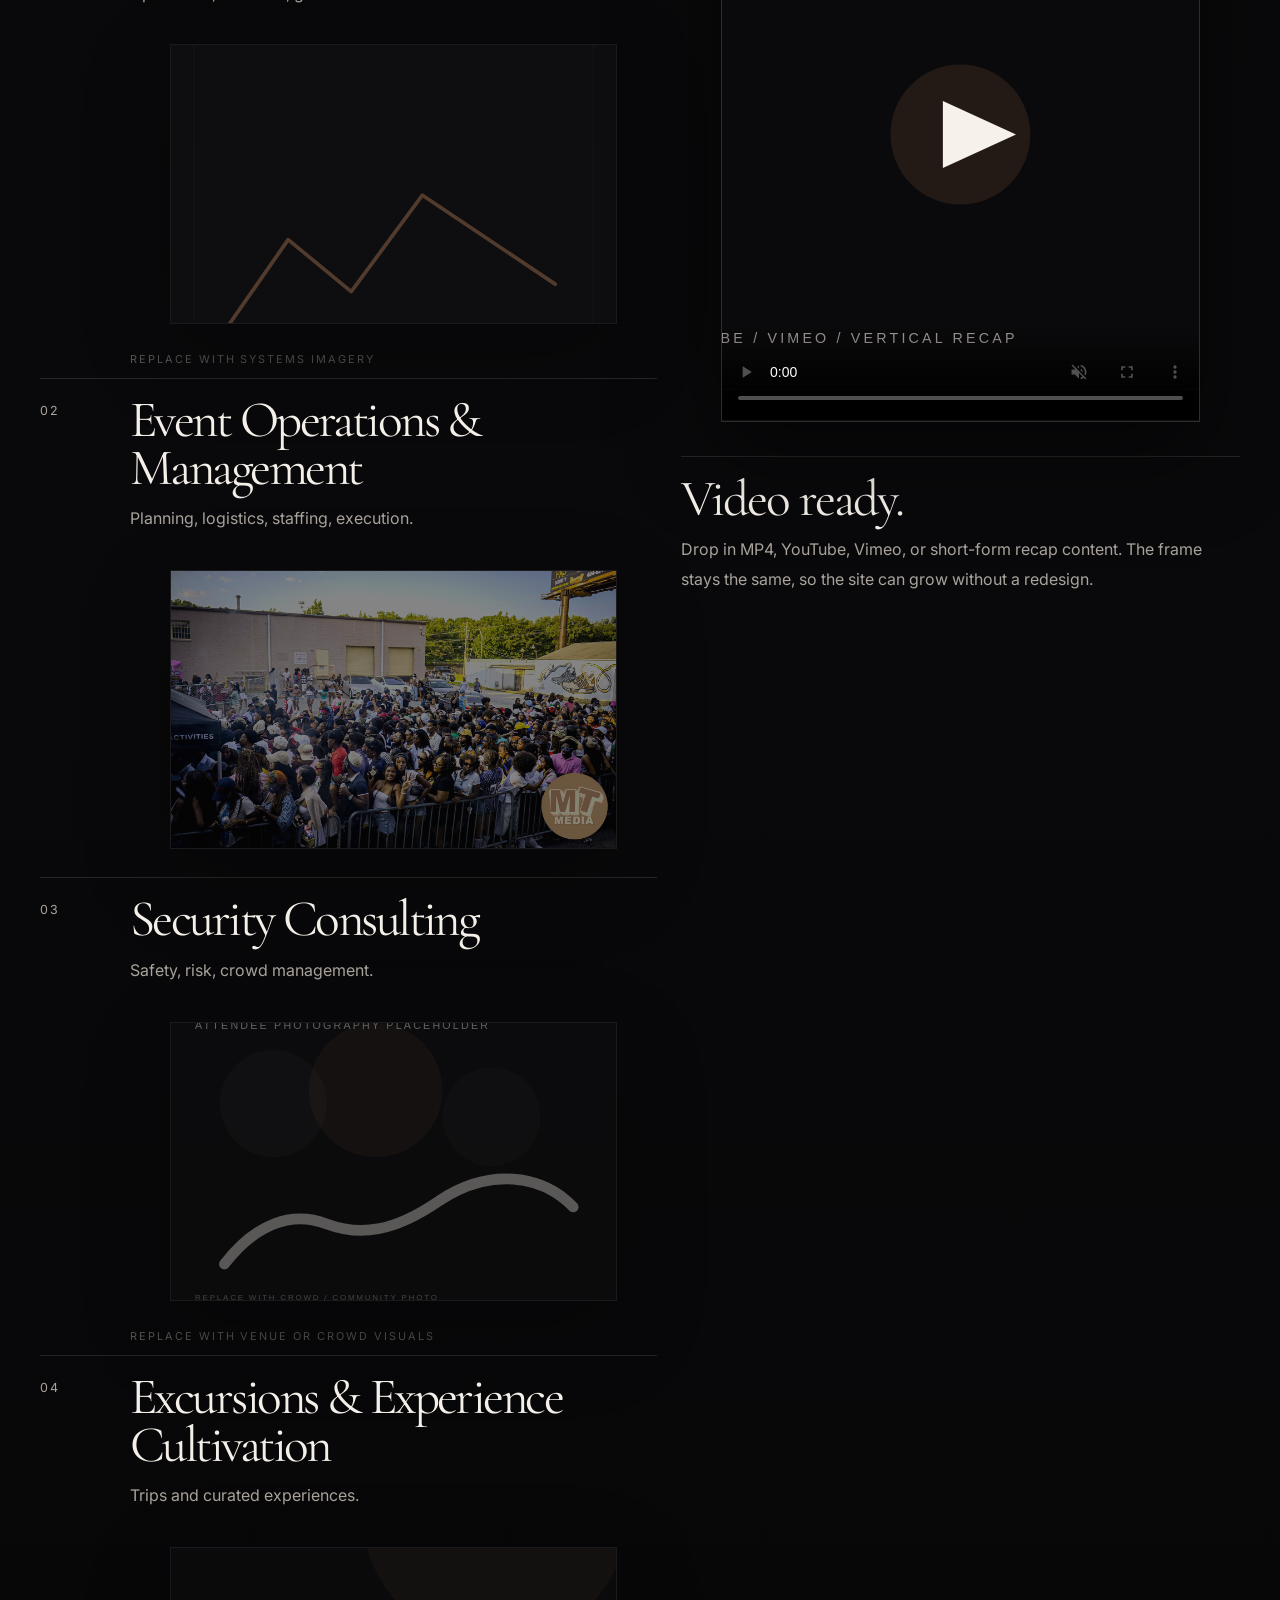
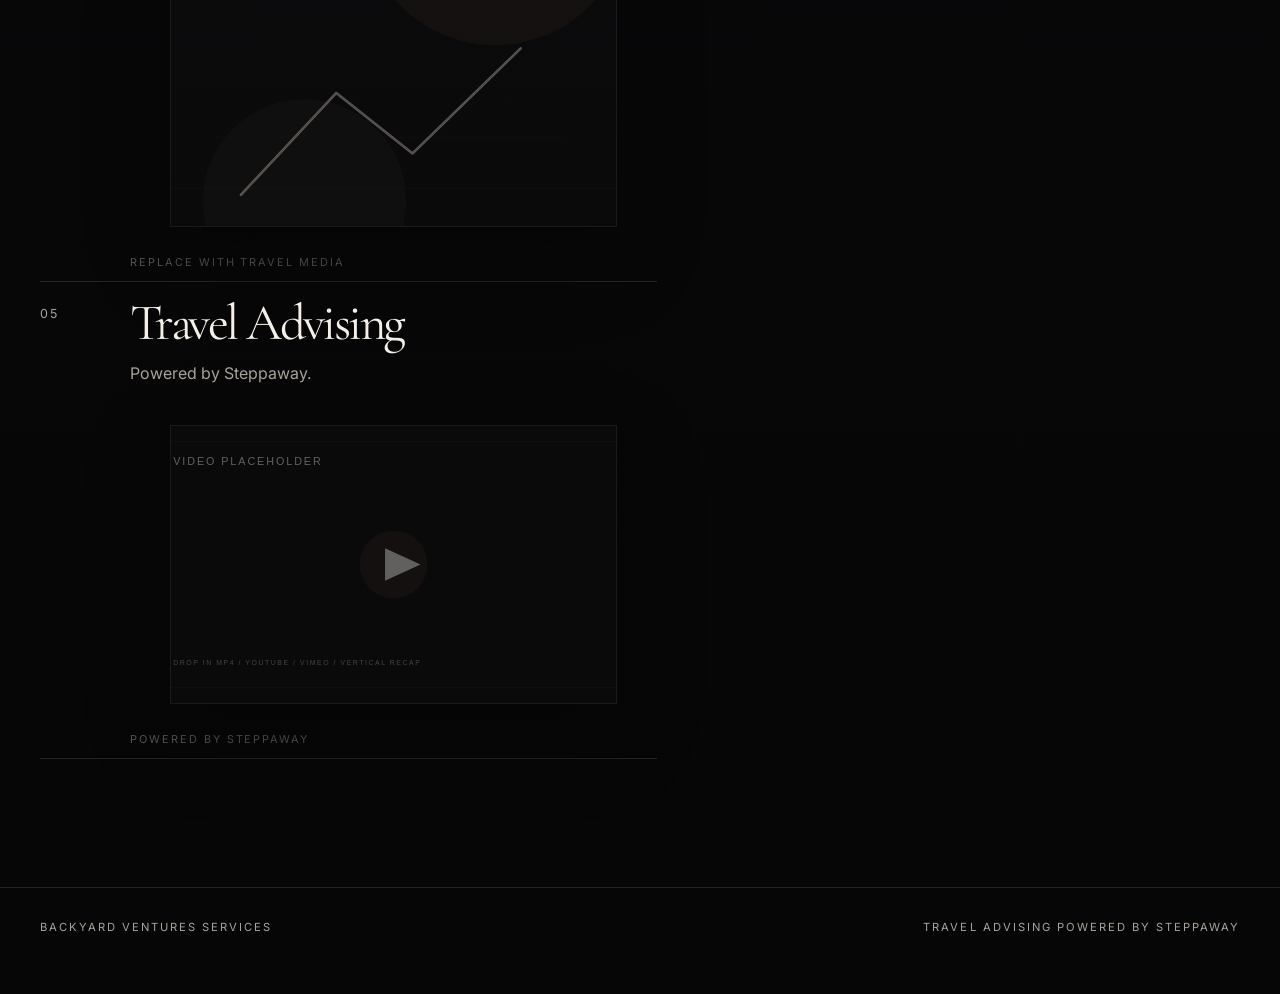
<file: services.html>
<!DOCTYPE html>
<html lang="en">
<head>
  <meta charset="UTF-8" />
  <meta name="viewport" content="width=device-width, initial-scale=1.0" />
  <title>Services | Backyard Ventures</title>
  <meta name="description" content="Backyard Ventures services include business operations development, event operations and management, security consulting, excursions, and travel advising powered by Steppaway." />
  <link rel="preconnect" href="https://fonts.googleapis.com" />
  <link rel="preconnect" href="https://fonts.gstatic.com" crossorigin />
  <link href="https://fonts.googleapis.com/css2?family=Inter:wght@300;400;500;600&family=Cormorant+Garamond:wght@400;500;600;700&display=swap" rel="stylesheet" />
  <link rel="stylesheet" href="styles.css" />
</head>
<body>
  <a class="skip-link" href="#services-main">Skip to content</a>

  <header class="site-header">
    <div class="container navbar">
      <a class="brand" href="archive.html" aria-label="Backyard.Ent archive">
        <img class="brand-mark" src="assets/backyard-ventures-wordmark.svg" alt="Backyard.Ent logo" />
      </a>
      <nav class="nav-links" aria-label="Primary navigation">
        <a href="index.html">Home</a>
        <a href="archive.html">Archives</a>
        <a href="about.html">About</a>
        <a href="contact.html">Contact</a>
      </nav>
    </div>
  </header>

  <main id="services-main">
    <section class="hero section-tight" data-reveal>
      <div class="container hero-grid">
        <div class="hero-copy">
          <div class="hero-meta">
            <span>Services</span>
            <span>Consulting / Hosting / Advising</span>
            <span>Built from experience</span>
          </div>
          <h1 class="display-title">
            WE DO<br />
            THE WORK.<br />
            YOU SEE IT.
          </h1>
          <p class="hero-note">Consulting, hosting, management, and travel advising powered by Steppaway.</p>
          <div class="hero-actions">
            <a class="text-link" href="contact.html">Start a project</a>
            <a class="text-link" href="archive.html">View archive</a>
          </div>
        </div>

        <div class="hero-media">
          <figure class="media-frame media-frame--hero">
            <img src="assets/video-placeholder.svg" alt="Services preview placeholder" loading="eager" />
          </figure>
          <div class="media-caption">
            <strong>BACKYARD VENTURES</strong>
            <span>Professional operations with cultural memory</span>
          </div>
        </div>
      </div>
    </section>

    <hr class="section-rule" />

    <section class="section" data-reveal>
      <div class="container service-layout">
        <div>
          <div class="section-heading">
            <span class="section-label">01 / Services</span>
            <h2>Services.</h2>
            <p>Short, direct, and built from the work.</p>
          </div>

          <div class="service-list">
            <article class="service-item" tabindex="0">
              <div class="service-index">01</div>
              <div>
                <h3>Business Operations Development</h3>
                <p>Operations, structure, growth.</p>
                <div class="service-preview">
                  <figure class="media-frame">
                    <img src="assets/archive-001.svg" alt="Business operations placeholder" loading="lazy" />
                  </figure>
                  <small>Replace with systems imagery</small>
                </div>
              </div>
            </article>

            <article class="service-item" tabindex="0">
              <div class="service-index">02</div>
              <div>
                <h3>Event Operations &amp; Management</h3>
                <p>Planning, logistics, staffing, execution.</p>
                <div class="service-preview">
                  <figure class="media-frame">
                    <img src="assets/collage /23-A7300912_websize.jpg" alt="Event operations placeholder" loading="lazy" style="filter: brightness(1.2);" />
                  </figure>
                </div>
              </div>
            </article>

            <article class="service-item" tabindex="0">
              <div class="service-index">03</div>
              <div>
                <h3>Security Consulting</h3>
                <p>Safety, risk, crowd management.</p>
                <div class="service-preview">
                  <figure class="media-frame">
                    <img src="assets/crowd-001.svg" alt="Security consulting placeholder" loading="lazy" />
                  </figure>
                  <small>Replace with venue or crowd visuals</small>
                </div>
              </div>
            </article>

            <article class="service-item" tabindex="0">
              <div class="service-index">04</div>
              <div>
                <h3>Excursions &amp; Experience Cultivation</h3>
                <p>Trips and curated experiences.</p>
                <div class="service-preview">
                  <figure class="media-frame">
                    <img src="assets/hero-visual.svg" alt="Excursions placeholder" loading="lazy" />
                  </figure>
                  <small>Replace with travel media</small>
                </div>
              </div>
            </article>

            <article class="service-item" tabindex="0">
              <div class="service-index">05</div>
              <div>
                <h3>Travel Advising</h3>
                <p>Powered by Steppaway.</p>
                <div class="service-preview">
                  <figure class="media-frame">
                    <img src="assets/video-placeholder.svg" alt="Travel advising placeholder" loading="lazy" />
                  </figure>
                  <small>Powered by Steppaway</small>
                </div>
              </div>
            </article>
          </div>
        </div>

        <aside class="service-aside">
          <div class="panel">
            <h3>Built from the ground up.</h3>
            <p>
              The work came from producing real rooms in Atlanta.
            </p>
          </div>
          <figure class="media-frame media-frame--portrait">
            <video controls muted playsinline poster="assets/video-placeholder.svg">
              <source src="" type="video/mp4" />
            </video>
          </figure>
          <div class="panel">
            <h3>Video ready.</h3>
            <p>
              Drop in MP4, YouTube, Vimeo, or short-form recap content. The frame stays the same, so the site can grow without a
              redesign.
            </p>
          </div>
        </aside>
      </div>
    </section>
  </main>

  <footer class="footer">
    <div class="container footer-inner">
      <div>Backyard Ventures Services</div>
      <div>Travel advising powered by Steppaway</div>
    </div>
  </footer>

  <script src="script.js"></script>
</body>
</html>
</file>
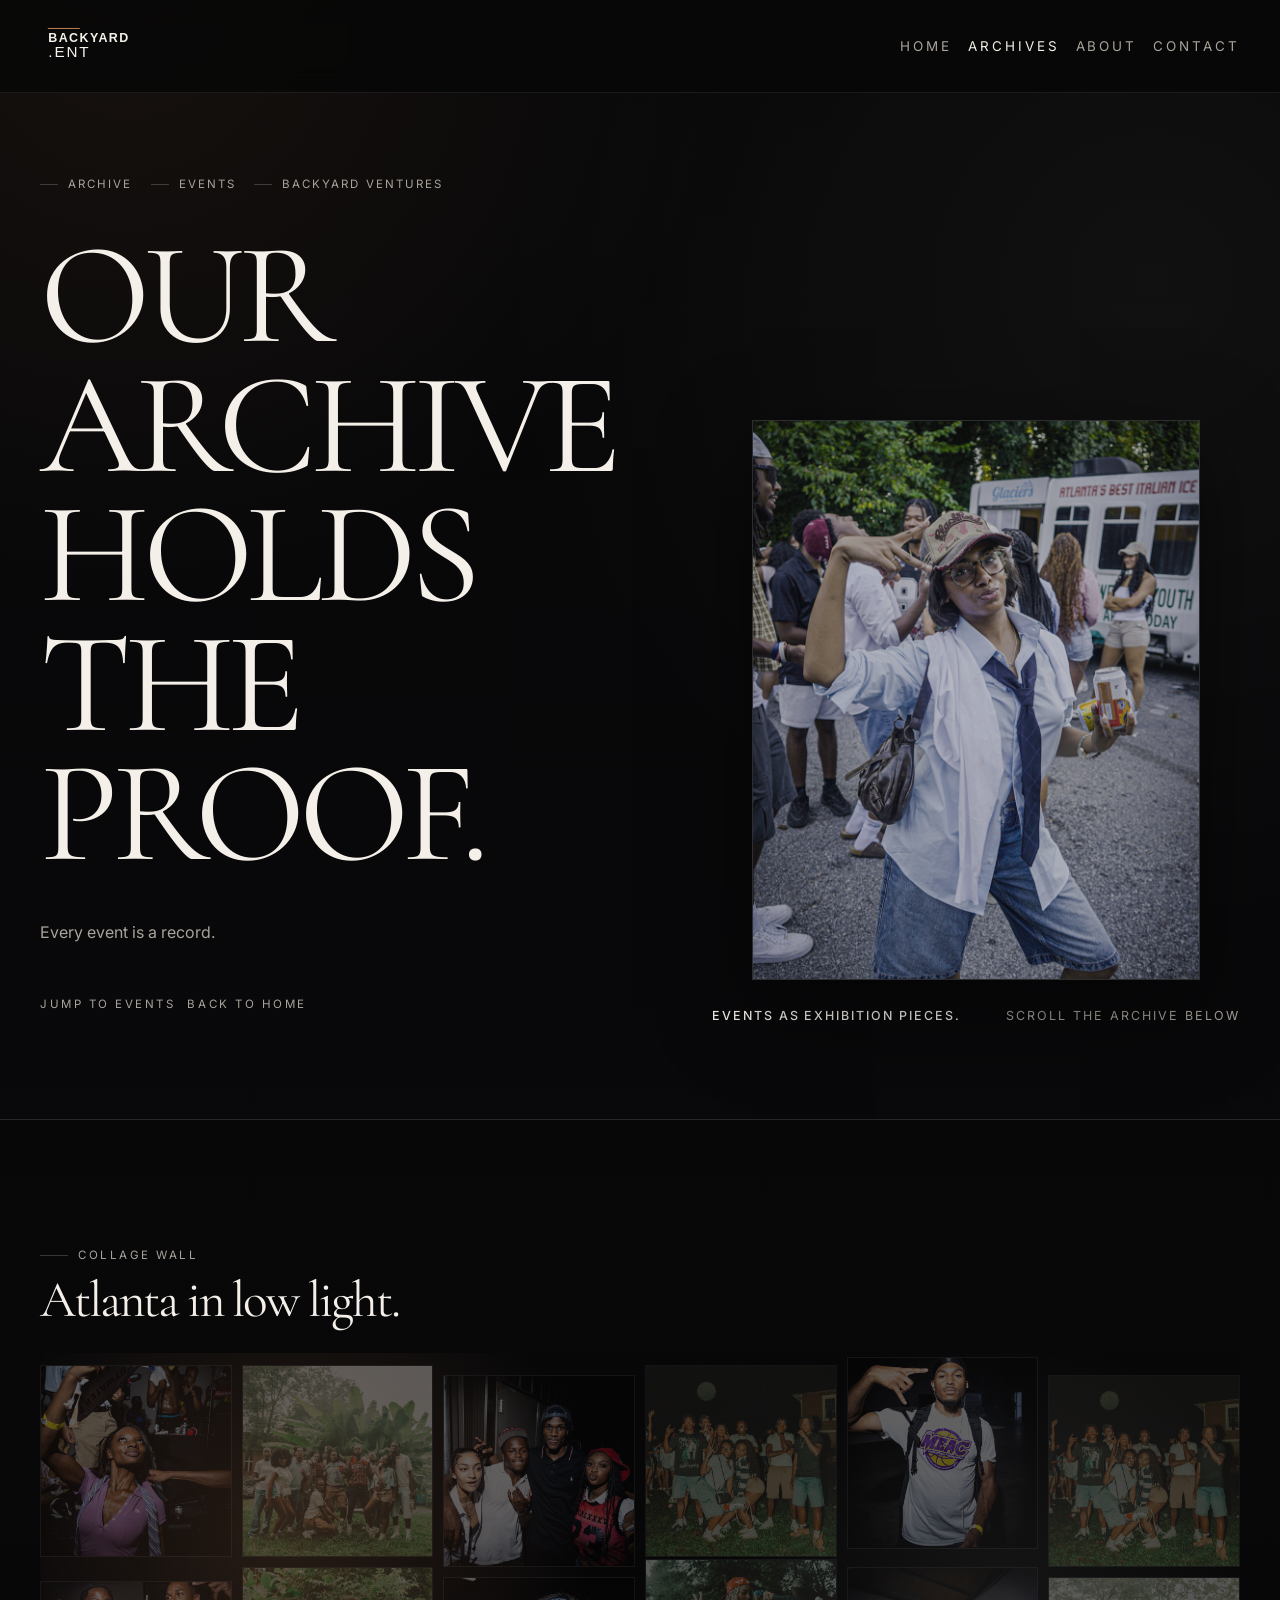
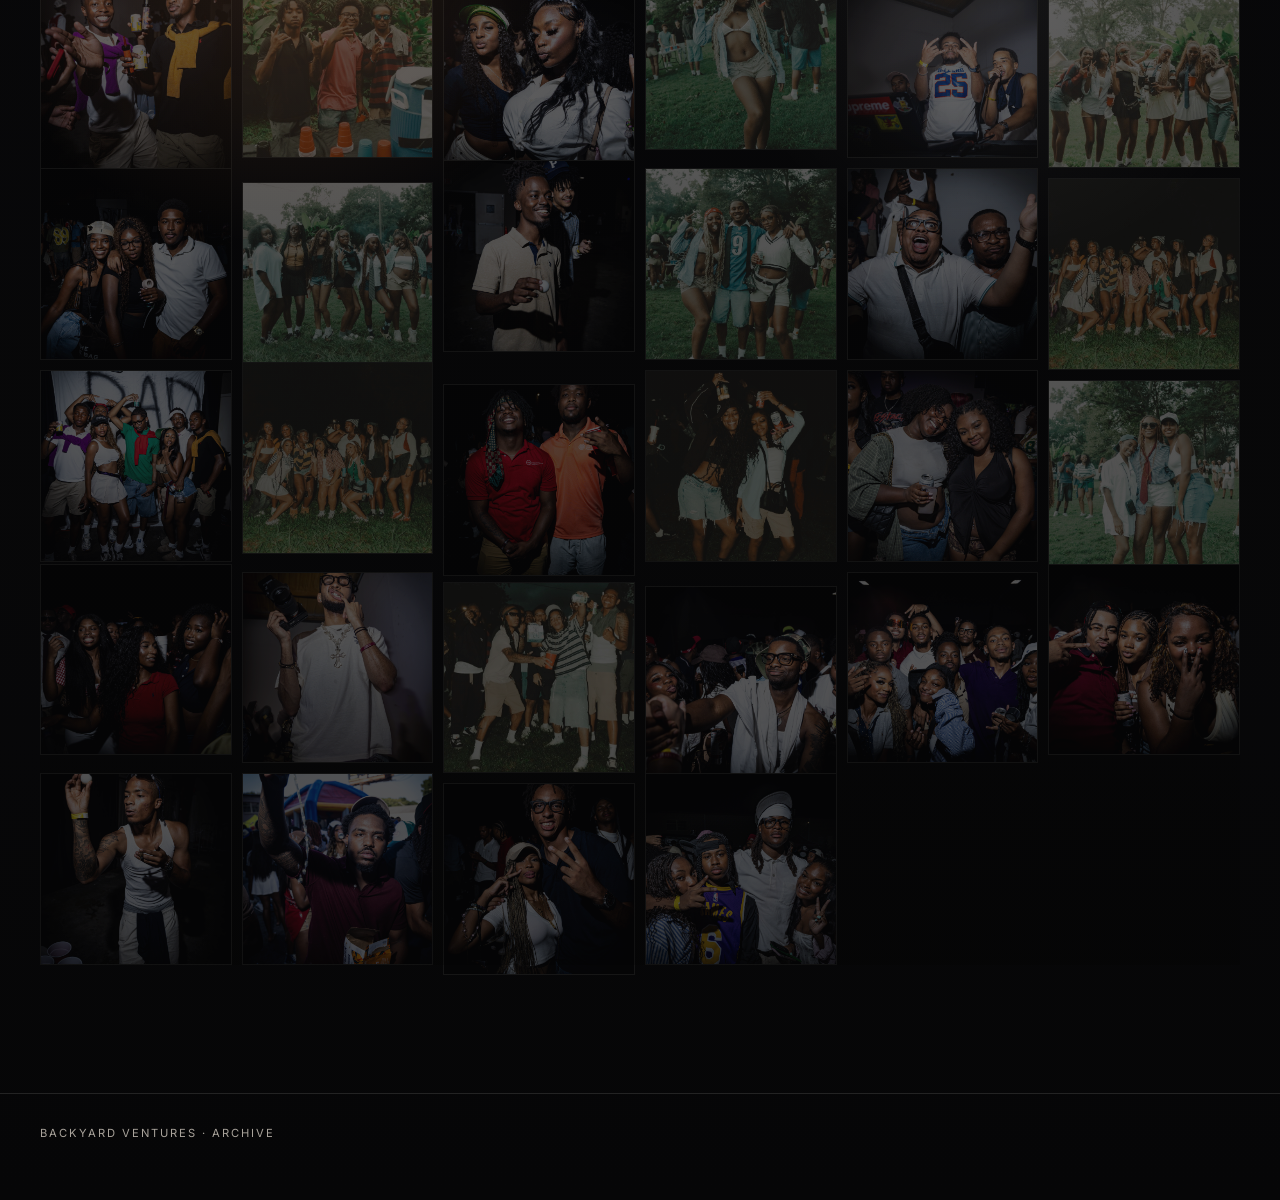
<file: work.html>
<!DOCTYPE html>
<html lang="en">
<head>
  <meta charset="UTF-8" />
  <meta http-equiv="refresh" content="0; url=archive.html" />
  <title>Redirecting to Archives</title>
  <script>window.location.replace('archive.html');</script>
</head>
<body>
  <p>Redirecting to <a href="archive.html">Archives</a>...</p>
</body>
</html>
</file>
<file: styles.css>
/* Backyard Ventures — art-directed editorial system */
:root {
  --bg: #070708;
  --bg-elevated: #0d0d10;
  --panel: #111114;
  --panel-2: #16161b;
  --text: #f4efe8;
  --muted: #a9a39b;
  --line: rgba(246, 241, 234, 0.12);
  --line-strong: rgba(246, 241, 234, 0.2);
  --accent: #d08a5b;
  --accent-soft: rgba(208, 138, 91, 0.15);
  --shadow: 0 28px 80px rgba(0, 0, 0, 0.5);
  --serif: "Cormorant Garamond", Georgia, serif;
  --sans: Inter, ui-sans-serif, system-ui, -apple-system, BlinkMacSystemFont, "Segoe UI", sans-serif;
  --container: 1200px;
}

* {
  box-sizing: border-box;
}

html {
  scroll-behavior: smooth;
}

body {
  margin: 0;
  min-height: 100vh;
  background:
    radial-gradient(circle at 10% 0%, rgba(208, 138, 91, 0.08), transparent 20%),
    radial-gradient(circle at 90% 10%, rgba(255, 255, 255, 0.04), transparent 24%),
    linear-gradient(180deg, var(--bg), #09090b 50%, #060607 100%);
  color: var(--text);
  font-family: var(--sans);
  font-weight: 400;
  text-rendering: optimizeLegibility;
  -webkit-font-smoothing: antialiased;
}

img,
video,
iframe {
  display: block;
  max-width: 100%;
}

a {
  color: inherit;
  text-decoration: none;
}

:focus-visible {
  outline: 2px solid rgba(208, 138, 91, 0.85);
  outline-offset: 3px;
}

button,
input,
textarea,
select {
  font: inherit;
}

::selection {
  background: rgba(208, 138, 91, 0.35);
  color: var(--text);
}

.container {
  width: min(var(--container), calc(100% - 32px));
  margin: 0 auto;
}

.skip-link {
  position: absolute;
  left: -999px;
  top: 12px;
  padding: 10px 14px;
  background: var(--text);
  color: #000;
  z-index: 100;
}

.skip-link:focus {
  left: 12px;
}

.site-header {
  position: sticky;
  top: 0;
  z-index: 50;
  background: rgba(7, 7, 8, 0.86);
  backdrop-filter: blur(14px);
  border-bottom: 1px solid rgba(246, 241, 234, 0.08);
}

.navbar {
  display: flex;
  align-items: center;
  justify-content: space-between;
  gap: 24px;
  padding: 16px 0;
}

.brand {
  display: inline-flex;
  align-items: center;
  gap: 14px;
  min-width: 0;
}

.brand-mark {
  width: 208px;
  max-width: 54vw;
  height: auto;
  display: block;
}

.brand-copy {
  display: none;
}

.nav-links {
  display: flex;
  align-items: center;
  gap: 16px;
  flex-wrap: wrap;
  justify-content: flex-end;
}

.nav-links a {
  color: var(--muted);
  font-size: 0.84rem;
  letter-spacing: 0.22em;
  text-transform: uppercase;
  transition: color 180ms ease, transform 180ms ease;
}

.nav-links a:hover,
.nav-links a[aria-current="page"] {
  color: var(--text);
}

main {
  overflow: clip;
}

[data-reveal].reveal-ready {
  opacity: 0;
  transform: translateY(18px);
  transition: opacity 700ms ease, transform 700ms ease;
}

[data-reveal].is-visible {
  opacity: 1;
  transform: translateY(0);
}

.section {
  padding: clamp(72px, 10vw, 140px) 0;
}

.section-tight {
  padding: clamp(48px, 7vw, 92px) 0;
}

.section-label {
  display: inline-flex;
  align-items: center;
  gap: 10px;
  color: var(--muted);
  text-transform: uppercase;
  letter-spacing: 0.22em;
  font-size: 0.72rem;
}

.section-label::before {
  content: "";
  width: 28px;
  height: 1px;
  background: var(--line-strong);
}

.display-title {
  margin: 18px 0 0;
  font-family: var(--serif);
  font-weight: 400;
  letter-spacing: -0.045em;
  line-height: 0.9;
  font-size: clamp(3.6rem, 12vw, 9rem);
  text-wrap: balance;
}

.display-title span {
  color: var(--accent);
}

.section-heading {
  display: grid;
  gap: 14px;
  margin-bottom: 28px;
}

.section-heading h2,
.section-heading h3 {
  margin: 0;
  font-family: var(--serif);
  font-weight: 400;
  line-height: 0.95;
  letter-spacing: -0.04em;
  font-size: clamp(2.2rem, 4vw, 4.8rem);
}

.section-heading p,
.lead {
  margin: 0;
  color: var(--muted);
  line-height: 1.85;
  max-width: 70ch;
  font-size: 0.98rem;
}

.hero {
  padding: clamp(42px, 7vw, 84px) 0 clamp(52px, 8vw, 96px);
}

.hero-grid {
  display: grid;
  grid-template-columns: 1.08fr 0.92fr;
  gap: clamp(28px, 4vw, 52px);
  align-items: end;
}

.hero-copy {
  display: grid;
  gap: 22px;
}

.hero-meta {
  display: flex;
  flex-wrap: wrap;
  gap: 12px 18px;
  color: var(--muted);
  text-transform: uppercase;
  letter-spacing: 0.18em;
  font-size: 0.72rem;
}

.hero-meta span {
  display: inline-flex;
  align-items: center;
  gap: 10px;
}

.hero-meta span::before {
  content: "";
  width: 18px;
  height: 1px;
  background: var(--line-strong);
}

.hero-note {
  max-width: 46ch;
  color: var(--muted);
  line-height: 1.9;
  font-size: 1rem;
}

.hero-actions {
  display: flex;
  flex-wrap: wrap;
  gap: 12px;
}

.text-link,
.button {
  display: inline-flex;
  align-items: center;
  gap: 10px;
  padding: 12px 0;
  border: 0;
  background: transparent;
  color: var(--text);
}

.text-link {
  color: var(--muted);
  text-transform: uppercase;
  letter-spacing: 0.22em;
  font-size: 0.72rem;
}

.text-link:hover {
  color: var(--text);
}

.hero-media {
  position: relative;
}

.collage-wall {
  position: relative;
  display: grid;
  grid-template-columns: 1.05fr 0.95fr;
  gap: 12px;
  min-height: 720px;
}

.collage-wall::before {
  content: "";
  position: absolute;
  inset: -18px;
  background:
    radial-gradient(circle at 18% 18%, rgba(208, 138, 91, 0.18), transparent 22%),
    radial-gradient(circle at 82% 20%, rgba(255, 255, 255, 0.05), transparent 26%),
    linear-gradient(180deg, rgba(0, 0, 0, 0.08), rgba(0, 0, 0, 0.32));
  z-index: 0;
  filter: blur(1px);
}

.collage-column {
  position: relative;
  z-index: 1;
  display: grid;
  gap: 12px;
}

.collage-column.stack-2 {
  grid-template-rows: 1fr 0.7fr;
}

.collage-column.stack-3 {
  grid-template-rows: 0.62fr 0.7fr 0.58fr;
}

.collage-tile {
  overflow: hidden;
  position: relative;
  background: #09090b;
  border: 1px solid rgba(246, 241, 234, 0.06);
  box-shadow: var(--shadow);
}

.collage-tile img {
  width: 100%;
  height: 100%;
  object-fit: cover;
  filter: brightness(0.6) contrast(0.92) saturate(0.82);
}

.collage-tile::after {
  content: "";
  position: absolute;
  inset: 0;
  background: linear-gradient(180deg, rgba(0, 0, 0, 0.06), rgba(0, 0, 0, 0.36));
  pointer-events: none;
}

.collage-offset-top {
  margin-top: 34px;
}

.collage-offset-bottom {
  margin-bottom: 44px;
}

.collage-label {
  position: absolute;
  left: 16px;
  bottom: 16px;
  z-index: 2;
  color: var(--text);
  text-transform: uppercase;
  letter-spacing: 0.18em;
  font-size: 0.68rem;
  background: rgba(7, 7, 8, 0.58);
  border: 1px solid rgba(246, 241, 234, 0.08);
  padding: 8px 10px;
}

.collage-section {
  position: relative;
  overflow: clip;
}

.collage-section::before {
  content: "";
  position: absolute;
  inset: 0;
  background: linear-gradient(180deg, rgba(7, 7, 8, 0.64), rgba(7, 7, 8, 0.5));
  pointer-events: none;
  z-index: 0;
}

.collage-section .container {
  position: relative;
  z-index: 1;
}

.collage-heading {
  max-width: 760px;
}

.collage-heading p {
  max-width: 44ch;
}

.collage-wall-grid {
  position: relative;
  display: grid;
  grid-template-columns: repeat(6, minmax(0, 1fr));
  gap: 10px;
  padding: 12px 0 0;
}

.collage-photo {
  position: relative;
  overflow: hidden;
  aspect-ratio: 1 / 1;
  margin: 0;
  background: #09090b;
  border: 1px solid rgba(246, 241, 234, 0.05);
}

.collage-photo img {
  width: 100%;
  height: 100%;
  object-fit: cover;
  opacity: 0.54;
  filter: brightness(0.72) contrast(0.98) saturate(0.92);
  transform: scale(1.02);
}

.collage-wall-grid::before {
  content: "";
  position: absolute;
  inset: 0;
  background:
    radial-gradient(circle at 20% 15%, rgba(208, 138, 91, 0.16), transparent 22%),
    radial-gradient(circle at 80% 20%, rgba(246, 241, 234, 0.06), transparent 20%),
    linear-gradient(180deg, rgba(0, 0, 0, 0.08), rgba(0, 0, 0, 0.22));
  pointer-events: none;
  z-index: 2;
}

.collage-wall-grid > *:nth-child(3n) {
  transform: translateY(10px);
}

.collage-wall-grid > *:nth-child(5n) {
  transform: translateY(-8px);
}

.collage-wall-grid > *:nth-child(7n) {
  transform: translateY(14px);
}

.media-frame {
  position: relative;
  overflow: hidden;
  border: 1px solid var(--line);
  background: var(--panel);
  box-shadow: var(--shadow);
}

.media-frame img,
.media-frame video,
.media-frame iframe {
  width: 100%;
  height: 100%;
  object-fit: cover;
}

.media-frame img {
  filter: brightness(0.78) contrast(0.95) saturate(0.88);
}

.media-frame--hero {
  aspect-ratio: 4 / 5;
}

.media-frame--landscape {
  aspect-ratio: 16 / 9;
}

.media-frame--square {
  aspect-ratio: 1 / 1;
}

.media-frame--portrait {
  aspect-ratio: 5 / 6;
}

.media-caption {
  display: flex;
  justify-content: space-between;
  gap: 12px;
  align-items: flex-start;
  padding: 12px 0 0;
  color: var(--muted);
  font-size: 0.78rem;
  letter-spacing: 0.16em;
  text-transform: uppercase;
}

.media-caption strong {
  color: var(--text);
  font-weight: 500;
}

.float-tag {
  position: absolute;
  left: 18px;
  bottom: 18px;
  padding: 8px 12px;
  background: rgba(7, 7, 8, 0.74);
  color: var(--text);
  border: 1px solid rgba(246, 241, 234, 0.12);
  text-transform: uppercase;
  letter-spacing: 0.18em;
  font-size: 0.68rem;
}

.section-rule {
  height: 1px;
  background: var(--line);
  margin: 0;
  border: 0;
}

.event-countdown {
  background: linear-gradient(135deg, rgba(208, 138, 91, 0.12), transparent 48%);
}

.event-countdown-grid {
  display: grid;
  grid-template-columns: 1.1fr 0.9fr;
  gap: clamp(28px, 6vw, 92px);
  align-items: center;
}

.event-countdown-copy {
  display: grid;
  gap: 18px;
}

.event-countdown-copy h2 {
  margin: 0;
  max-width: 12ch;
  font-family: var(--serif);
  font-size: clamp(3rem, 7vw, 7rem);
  font-weight: 400;
  line-height: 0.88;
  letter-spacing: -0.05em;
}

.event-countdown-copy p {
  max-width: 42ch;
  margin: 0;
  color: var(--muted);
  line-height: 1.85;
}

.countdown {
  display: grid;
  grid-template-columns: repeat(4, minmax(0, 1fr));
  gap: 12px;
  margin: 8px 0;
}

.countdown-unit {
  display: grid;
  gap: 8px;
  border-top: 1px solid var(--line-strong);
  padding-top: 12px;
}

.countdown-unit strong {
  color: var(--text);
  font-family: var(--sans);
  font-size: clamp(2.2rem, 5vw, 4.8rem);
  font-variant-numeric: tabular-nums;
  font-weight: 600;
  line-height: 0.95;
  letter-spacing: 0;
}

.countdown-unit span {
  color: var(--text);
  font-size: 0.72rem;
  font-weight: 500;
  letter-spacing: 0.14em;
  text-transform: uppercase;
}

.button--solid {
  width: fit-content;
  padding: 13px 16px;
  background: #8b5cf6;
  color: #fff;
  text-transform: uppercase;
  letter-spacing: 0.16em;
  font-size: 0.72rem;
  transition: background 180ms ease, transform 180ms ease;
}

.button--solid:hover {
  background: #a78bfa;
  transform: translateY(-2px);
}

.event-flyer-wrap {
  display: grid;
  gap: 12px;
}

.event-flyer {
  position: relative;
  aspect-ratio: 4 / 5;
  overflow: hidden;
  margin: 0;
  border: 1px solid var(--line);
  background: var(--panel);
  box-shadow: var(--shadow);
}

.event-flyer img {
  width: 100%;
  height: 100%;
  object-fit: cover;
  filter: brightness(0.78) contrast(0.95) saturate(0.88);
}

.event-flyer figcaption {
  position: absolute;
  right: 12px;
  bottom: 12px;
  left: 12px;
  padding: 9px 10px;
  background: rgba(7, 7, 8, 0.72);
  color: var(--text);
  font-size: 0.68rem;
  letter-spacing: 0.14em;
  text-transform: uppercase;
}

.flyer-upload {
  display: inline-flex;
  width: fit-content;
  color: var(--muted);
  cursor: pointer;
  font-size: 0.72rem;
  letter-spacing: 0.18em;
  text-transform: uppercase;
}

.flyer-upload:hover {
  color: var(--text);
}

.flyer-upload input {
  position: absolute;
  width: 1px;
  height: 1px;
  overflow: hidden;
  clip: rect(0 0 0 0);
  white-space: nowrap;
}

.archive-shell {
  display: grid;
  gap: 24px;
}

.archive-row {
  display: grid;
  grid-auto-flow: column;
  grid-auto-columns: min(82vw, 540px);
  gap: 18px;
  overflow-x: auto;
  padding-bottom: 14px;
  scroll-snap-type: x proximity;
  scrollbar-width: thin;
  scrollbar-color: rgba(208, 138, 91, 0.5) transparent;
}

.archive-row > * {
  scroll-snap-align: start;
}

.archive-entry {
  border-top: 1px solid var(--line);
  padding-top: 18px;
}

.archive-entry summary {
  list-style: none;
  cursor: pointer;
}

.archive-entry summary::-webkit-details-marker {
  display: none;
}

.archive-index {
  color: var(--muted);
  text-transform: uppercase;
  letter-spacing: 0.22em;
  font-size: 0.72rem;
  margin-bottom: 14px;
}

.archive-title {
  display: grid;
  gap: 10px;
}

.archive-title h3 {
  margin: 0;
  font-family: var(--serif);
  font-weight: 400;
  line-height: 0.9;
  font-size: clamp(2rem, 4vw, 3.6rem);
  letter-spacing: -0.04em;
}

.archive-title p {
  margin: 0;
  color: var(--muted);
  text-transform: uppercase;
  letter-spacing: 0.18em;
  font-size: 0.72rem;
}

.archive-body {
  display: grid;
  gap: 18px;
  margin-top: 18px;
}

.case-grid {
  display: grid;
  grid-template-columns: 1.1fr 0.9fr;
  gap: 18px;
}

.case-copy {
  display: grid;
  gap: 16px;
}

.case-copy p {
  margin: 0;
  color: var(--muted);
  line-height: 1.88;
}

.meta-list {
  display: grid;
  gap: 12px;
  margin: 0;
  padding: 0;
  list-style: none;
}

.meta-list li {
  display: flex;
  justify-content: space-between;
  gap: 18px;
  padding: 12px 0;
  border-top: 1px solid var(--line);
  color: var(--muted);
  font-size: 0.86rem;
  letter-spacing: 0.08em;
  text-transform: uppercase;
}

.meta-list strong {
  color: var(--text);
  font-weight: 500;
  letter-spacing: 0.12em;
}

.media-grid {
  display: grid;
  grid-template-columns: repeat(3, minmax(0, 1fr));
  gap: 12px;
}

.media-grid .media-frame {
  aspect-ratio: 1 / 1;
}

.people-section {
  display: grid;
  gap: 28px;
}

.people-feature {
  display: grid;
  grid-template-columns: 0.92fr 1.08fr;
  gap: 24px;
  align-items: center;
}

.people-statement {
  display: grid;
  gap: 12px;
}

.people-statement h2 {
  margin: 0;
  font-family: var(--serif);
  font-weight: 400;
  line-height: 0.88;
  letter-spacing: -0.05em;
  font-size: clamp(3rem, 8vw, 8rem);
}

.people-statement p {
  margin: 0;
  color: var(--muted);
  max-width: 34ch;
  line-height: 1.9;
}

.people-grid {
  display: grid;
  grid-template-columns: 1.1fr 0.95fr 1fr;
  gap: 16px;
  align-items: start;
}

.people-grid .media-frame:nth-child(2) {
  transform: translateY(26px);
}

.people-grid .media-frame:nth-child(3) {
  transform: translateY(-18px);
}

.people-gallery {
  display: grid;
  grid-template-columns: repeat(4, minmax(0, 1fr));
  gap: 12px;
}

.people-gallery .media-frame {
  aspect-ratio: 3 / 4;
}

.people-gallery .media-frame:nth-child(2n) {
  transform: translateY(18px);
}

.timeline {
  display: grid;
  gap: 0;
  border-top: 1px solid var(--line);
  border-bottom: 1px solid var(--line);
}

.timeline-step {
  display: grid;
  grid-template-columns: 170px 1fr 120px;
  gap: 18px;
  padding: 22px 0;
  border-top: 1px solid var(--line);
  align-items: center;
}

.timeline-step:first-child {
  border-top: 0;
}

.timeline-step .step-index {
  color: var(--muted);
  letter-spacing: 0.24em;
  text-transform: uppercase;
  font-size: 0.72rem;
}

.timeline-step .step-label {
  font-family: var(--serif);
  font-size: clamp(1.8rem, 4vw, 4rem);
  font-weight: 400;
  letter-spacing: -0.05em;
  line-height: 0.95;
}

.timeline-step .step-note {
  color: var(--muted);
  text-align: right;
  text-transform: uppercase;
  letter-spacing: 0.18em;
  font-size: 0.72rem;
}

.metrics-band {
  display: grid;
  grid-template-columns: 1.2fr 0.8fr;
  gap: 20px;
  align-items: start;
}

.metrics-grid {
  display: grid;
  grid-template-columns: repeat(2, minmax(0, 1fr));
  gap: 16px;
}

.metric {
  padding: 22px 0;
  border-top: 1px solid var(--line);
}

.metric strong {
  display: block;
  font-family: var(--serif);
  font-size: clamp(3rem, 8vw, 7rem);
  font-weight: 400;
  line-height: 0.88;
  letter-spacing: -0.06em;
}

.metric span {
  display: block;
  margin-top: 10px;
  color: var(--muted);
  text-transform: uppercase;
  letter-spacing: 0.18em;
  font-size: 0.72rem;
}

.results-note {
  display: grid;
  gap: 14px;
  align-content: start;
  border-left: 1px solid var(--line);
  padding-left: 18px;
}

.results-note p {
  margin: 0;
  color: var(--muted);
  line-height: 1.9;
}

.service-layout {
  display: grid;
  grid-template-columns: 1.05fr 0.95fr;
  gap: 24px;
  align-items: start;
}

.service-list {
  display: grid;
  gap: 0;
  border-top: 1px solid var(--line);
}

.service-item {
  position: relative;
  display: grid;
  grid-template-columns: 72px 1fr;
  gap: 18px;
  padding: 18px 0;
  border-bottom: 1px solid var(--line);
}

.service-index {
  color: var(--muted);
  font-size: 0.78rem;
  letter-spacing: 0.18em;
  text-transform: uppercase;
  padding-top: 6px;
}

.service-item h3 {
  margin: 0;
  font-family: var(--serif);
  font-size: clamp(2rem, 4vw, 4.4rem);
  font-weight: 400;
  line-height: 0.93;
  letter-spacing: -0.05em;
}

.service-item p {
  margin: 12px 0 0;
  color: var(--muted);
  line-height: 1.85;
  max-width: 52ch;
}

.service-preview {
  display: grid;
  gap: 12px;
  margin-top: 14px;
  opacity: 0.5;
  transform: translateY(6px);
  transition: opacity 180ms ease, transform 180ms ease;
}

.service-item:hover .service-preview,
.service-item:focus-within .service-preview {
  opacity: 1;
  transform: translateY(0);
}

.service-preview .media-frame {
  aspect-ratio: 16 / 10;
}

.service-preview small {
  color: var(--muted);
  letter-spacing: 0.18em;
  text-transform: uppercase;
  font-size: 0.68rem;
}

.service-aside {
  position: sticky;
  top: 106px;
  display: grid;
  gap: 18px;
}

.panel {
  border-top: 1px solid var(--line);
  padding-top: 18px;
}

.panel h3 {
  margin: 0 0 10px;
  font-family: var(--serif);
  font-weight: 400;
  letter-spacing: -0.04em;
  line-height: 0.96;
  font-size: clamp(2rem, 4vw, 4rem);
}

.panel p {
  margin: 0;
  color: var(--muted);
  line-height: 1.9;
}

.founders-grid {
  display: grid;
  grid-template-columns: repeat(2, minmax(0, 1fr));
  gap: 18px;
}

.founder-card {
  display: grid;
  gap: 14px;
  border-top: 1px solid var(--line);
  padding-top: 18px;
}

.founder-card h3 {
  margin: 0;
  font-family: var(--serif);
  font-size: clamp(2rem, 4vw, 4rem);
  font-weight: 400;
  line-height: 0.9;
  letter-spacing: -0.05em;
}

.founder-meta {
  display: flex;
  flex-wrap: wrap;
  gap: 12px 18px;
  color: var(--muted);
  text-transform: uppercase;
  letter-spacing: 0.18em;
  font-size: 0.72rem;
}

.founder-bio {
  color: var(--muted);
  line-height: 1.9;
  margin: 0;
}

.social-links {
  display: flex;
  flex-wrap: wrap;
  gap: 14px;
}

.social-links a {
  color: var(--text);
  text-transform: uppercase;
  letter-spacing: 0.18em;
  font-size: 0.72rem;
}

.contact-layout {
  display: grid;
  grid-template-columns: 0.95fr 1.05fr;
  gap: 24px;
  align-items: start;
}

.contact-brief {
  position: sticky;
  top: 106px;
  display: grid;
  gap: 18px;
}

.contact-brief h2 {
  margin: 0;
  font-family: var(--serif);
  font-weight: 400;
  line-height: 0.92;
  letter-spacing: -0.05em;
  font-size: clamp(3rem, 8vw, 7rem);
}

.contact-form {
  display: grid;
  gap: 14px;
  border-top: 1px solid var(--line);
  padding-top: 18px;
}

.field-row {
  display: grid;
  grid-template-columns: repeat(2, minmax(0, 1fr));
  gap: 14px;
}

.field,
textarea,
select {
  width: 100%;
  color: var(--text);
  background: transparent;
  border: 0;
  border-bottom: 1px solid var(--line);
  padding: 14px 0;
  outline: none;
}

textarea {
  min-height: 150px;
  resize: vertical;
}

.field::placeholder,
textarea::placeholder,
select {
  color: var(--muted);
}

select option {
  color: #111;
}

.contact-side {
  display: grid;
  gap: 20px;
  border-left: 1px solid var(--line);
  padding-left: 18px;
}

.contact-side a,
.contact-side p {
  color: var(--muted);
  line-height: 1.9;
  margin: 0;
}

.footer {
  padding: 32px 0 60px;
  border-top: 1px solid var(--line);
}

.footer-inner {
  display: flex;
  justify-content: space-between;
  gap: 16px;
  flex-wrap: wrap;
  color: var(--muted);
  text-transform: uppercase;
  letter-spacing: 0.18em;
  font-size: 0.7rem;
}

@media (max-width: 1080px) {
  .hero-grid,
  .metrics-band,
  .service-layout,
  .event-countdown-grid,
  .people-feature,
  .contact-layout,
  .case-grid {
    grid-template-columns: 1fr;
  }

  .service-aside,
  .contact-brief {
    position: static;
  }

  .timeline-step {
    grid-template-columns: 1fr;
    gap: 10px;
  }

  .timeline-step .step-note {
    text-align: left;
  }

  .people-grid {
    grid-template-columns: 1fr;
  }

  .people-grid .media-frame:nth-child(2),
  .people-grid .media-frame:nth-child(3),
  .people-gallery .media-frame:nth-child(2n) {
    transform: none;
  }

  .people-gallery,
  .metrics-grid,
  .founders-grid,
  .media-grid,
  .field-row,
  .collage-wall-grid {
    grid-template-columns: 1fr;
  }

  .collage-wall-grid {
    grid-template-columns: repeat(3, minmax(0, 1fr));
  }
}

@media (max-width: 760px) {
  .navbar {
    align-items: flex-start;
    flex-direction: column;
  }

  .nav-links {
    justify-content: flex-start;
    gap: 12px 18px;
  }

  .brand-mark {
    width: 180px;
  }

  .archive-row {
    grid-auto-columns: 88vw;
  }

  .display-title {
    font-size: clamp(3.1rem, 19vw, 5.5rem);
  }

  .countdown {
    gap: 8px;
  }

  .service-item {
    grid-template-columns: 54px 1fr;
  }

  .service-item h3 {
    font-size: clamp(1.8rem, 9vw, 3rem);
  }

  .section {
    padding: 64px 0;
  }

  .section-heading h2,
  .section-heading h3 {
    font-size: clamp(2rem, 11vw, 3.2rem);
  }

  .collage-wall-grid {
    grid-template-columns: repeat(2, minmax(0, 1fr));
  }
}

@media (prefers-reduced-motion: reduce) {
  html {
    scroll-behavior: auto;
  }

  *,
  *::before,
  *::after {
    animation-duration: 0.01ms !important;
    animation-iteration-count: 1 !important;
    transition-duration: 0.01ms !important;
    scroll-behavior: auto !important;
  }
}
</file>
